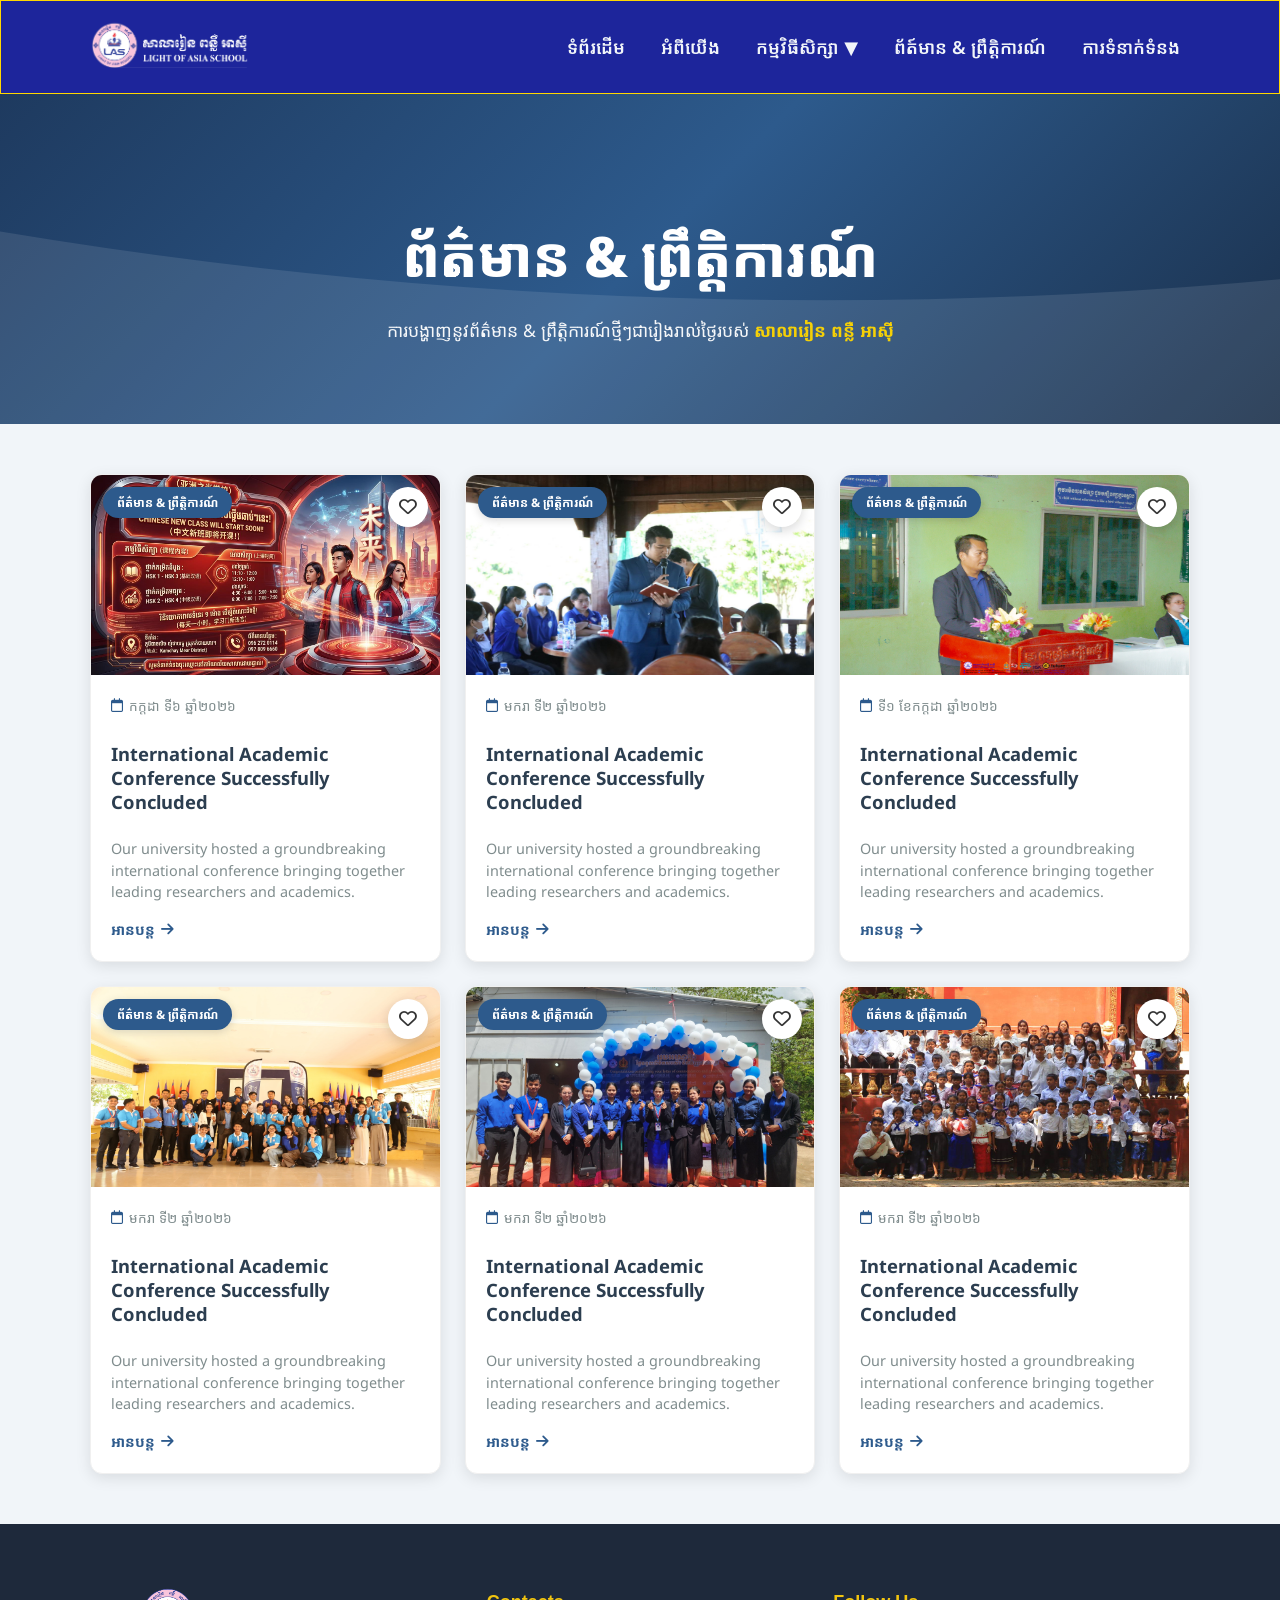
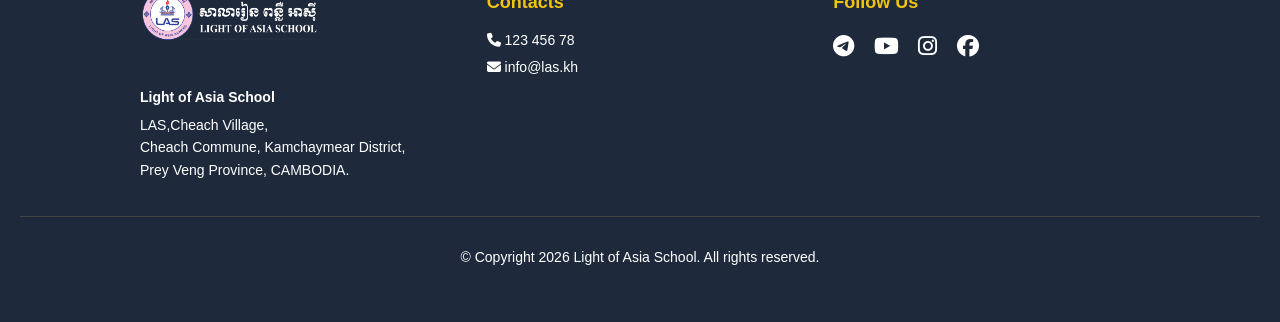
<file: news/index.html>
<!DOCTYPE html>
<html lang="en">
<head>
  <meta charset="UTF-8" />
  <meta name="viewport" content="width=device-width, initial-scale=1" />
  <meta name="description" content="News & Events - Light of Asia School">
  <title>News & Events | Light of Asia School</title>

  <!-- Favicon -->
  <link rel="icon" href="../src/logo/LOGO.gif" type="image/gif">

  <!-- Google Fonts -->
  <link href="https://fonts.googleapis.com/css2?family=Noto+Sans+Khmer:wght@400;600;700&family=Noto+Sans:wght@400;600;700&display=swap" rel="stylesheet">

  <!-- Font Awesome Icons -->
  <link rel="stylesheet" href="https://cdnjs.cloudflare.com/ajax/libs/font-awesome/6.5.0/css/all.min.css" integrity="sha512-..." crossorigin="anonymous" referrerpolicy="no-referrer">

  <!-- Custom Stylesheet -->
  <link rel="stylesheet" href="../CSS/news.css">
</head>

<body>
  <!-- Header -->
 <header class="site-header">
  <div class="container header-wrapper">
    <a class="brand" href="../HTML/about.html">
      <img src="../src/logo/LOGO.gif" alt="Light of Asia School Logo" class="brand-logo" />
    </a>

    <!-- Hamburger toggle button -->
    <button class="nav-toggle" aria-label="Toggle navigation">
      ☰
    </button>

    <ul class="nav-list">
      <li><a href="../index.html/index.html">ទំព័រដើម</a></li>
      <li><a href="../index.html/about.html">អំពីយើង</a></li>
      <li>
        <a href="#">កម្មវិធីសិក្សា ▼</a>
        <ul class="dropdown-nav-list">
          <li><a href="../subject/Khmer.html">ភាសាខ្មែរ</a></li>
          <li><a href="../subject/China.html">ភាសាចិន</a></li>
          <li><a href="../subject/English.html">ភាសាអង់គ្លេស</a></li>
          <li><a href="../subject/Computer.html">កុំព្យូទ័រ</a></li>
        </ul>
      </li>
      <li><a href="../news/index.html">ព័ត៍មាន &amp; ព្រឹត្តិការណ៍</a></li>
      <li><a href="../index.html/contact.html">ការទំនាក់ទំនង</a></li>
    </ul>
  </div>
</header>
  <!-- Hero Section -->
  <main class="news">
    <div class="news-content">
      <h1>ព័ត៌មាន & ព្រឹត្តិការណ៍</h1>
      <p>ការបង្ហាញនូវព័ត៌មាន & ព្រឹត្តិការណ៍ថ្មីៗជារៀងរាល់ថ្ងៃរបស់ <span class="highlight">សាលារៀន ពន្លឺ អា​ស៊ី</span></p>
    </div>
  </main>
        <!-- Cards -->
           <div class="container">
        <div class="cards-grid">
            <article class="card" data-category="news">
                <div class="card-img">
                    <img src="../src/Banner/new match.jpg" alt="Conference">
                    <span class="badge">ព័ត៌មាន & ព្រឹត្តិការណ៍</span>
                    <button class="like-btn" onclick="toggleLike(this)">
                        <i class="far fa-heart"></i>
                    </button>
                </div>
                <div class="card-body">
                    <div class="card-meta">
                        <i class="far fa-calendar"></i>
                        កក្ដដា​ ទី៦ ឆ្នាំ២០២៦
                    </div>
                    <h2 class="card-title">International Academic Conference Successfully Concluded</h2>
                    <p class="card-desc">Our university hosted a groundbreaking international conference bringing together leading researchers and academics.</p>
                    <a href="../news/news card.html" class="card-link">អានបន្ត<i class="fas fa-arrow-right"></i></a>
                </div>
            </article>

                <article class="card" data-category="news">
                <div class="card-img">
                    <img src="../src/Banner/brjom.jpg" alt="Conference">
                    <span class="badge">ព័ត៌មាន & ព្រឹត្តិការណ៍</span>
                    <button class="like-btn" onclick="toggleLike(this)">
                        <i class="far fa-heart"></i>
                    </button>
                </div>
                <div class="card-body">
                    <div class="card-meta">
                        <i class="far fa-calendar"></i>
                        មករា​ ទី២ ឆ្នាំ២០២៦
                    </div>
                    <h2 class="card-title">International Academic Conference Successfully Concluded</h2>
                    <p class="card-desc">Our university hosted a groundbreaking international conference bringing together leading researchers and academics.</p>
                    <a href="../news/news card.html" class="card-link">អានបន្ត<i class="fas fa-arrow-right"></i></a>
                </div>
            </article>

               <article class="card" data-category="news">
                <div class="card-img">
                    <img src="../src/Banner/bossjpg.jpg" alt="Conference">
                    <span class="badge">ព័ត៌មាន & ព្រឹត្តិការណ៍</span>
                    <button class="like-btn" onclick="toggleLike(this)">
                        <i class="far fa-heart"></i>
                    </button>
                </div>
                <div class="card-body">
                    <div class="card-meta">
                        <i class="far fa-calendar"></i>
                        ទី១​ ខែកក្ដដា ឆ្នាំ២០២៦
                    </div>
                    <h2 class="card-title">International Academic Conference Successfully Concluded</h2>
                    <p class="card-desc">Our university hosted a groundbreaking international conference bringing together leading researchers and academics.</p>
                    <a href="../news/news card.html" class="card-link">អានបន្ត<i class="fas fa-arrow-right"></i></a>
                </div>
            </article>
             <article class="card" data-category="news">
                <div class="card-img">
                    <img src="../src/Banner/all cheach.jpg" alt="Conference">
                    <span class="badge">ព័ត៌មាន & ព្រឹត្តិការណ៍</span>
                    <button class="like-btn" onclick="toggleLike(this)">
                        <i class="far fa-heart"></i>
                    </button>
                </div>
                <div class="card-body">
                    <div class="card-meta">
                        <i class="far fa-calendar"></i>
                        មករា​ ទី២ ឆ្នាំ២០២៦
                    </div>
                    <h2 class="card-title">International Academic Conference Successfully Concluded</h2>
                    <p class="card-desc">Our university hosted a groundbreaking international conference bringing together leading researchers and academics.</p>
                    <a href="../news/news card.html" class="card-link">អានបន្ត<i class="fas fa-arrow-right"></i></a>
                </div>
            </article>

               <article class="card" data-category="news">
                <div class="card-img">
                    <img src="../src/Banner/ttul sinhabat.jpg" alt="Conference">
                    <span class="badge">ព័ត៌មាន & ព្រឹត្តិការណ៍</span>
                    <button class="like-btn" onclick="toggleLike(this)">
                        <i class="far fa-heart"></i>
                    </button>
                </div>
                <div class="card-body">
                    <div class="card-meta">
                        <i class="far fa-calendar"></i>
                        មករា​ ទី២ ឆ្នាំ២០២៦
                    </div>
                    <h2 class="card-title">International Academic Conference Successfully Concluded</h2>
                    <p class="card-desc">Our university hosted a groundbreaking international conference bringing together leading researchers and academics.</p>
                    <a href="../news/news card.html" class="card-link">អានបន្ត<i class="fas fa-arrow-right"></i></a>
                </div>
            </article>

           <article class="card" data-category="news">
                <div class="card-img">
                    <img src="../src/Banner/pagoda.jpg" alt="Conference">
                    <span class="badge">ព័ត៌មាន & ព្រឹត្តិការណ៍</span>
                    <button class="like-btn" onclick="toggleLike(this)">
                        <i class="far fa-heart"></i>
                    </button>
                </div>
                <div class="card-body">
                    <div class="card-meta">
                        <i class="far fa-calendar"></i>
                        មករា​ ទី២ ឆ្នាំ២០២៦
                    </div>
                    <h2 class="card-title">International Academic Conference Successfully Concluded</h2>
                    <p class="card-desc">Our university hosted a groundbreaking international conference bringing together leading researchers and academics.</p>
                    <a href="../news/news card.html" class="card-link">អានបន្ត<i class="fas fa-arrow-right"></i></a>
                </div>
            </article>
        </div>
</div>
 <!-- Responsive Footer -->
<footer class="footer">
  <div class="footer-container">
    <!-- University Info -->
    <div class="footer-section">
      <img src="../src/logo/LOGO.gif" alt="University Logo" class="img">
      <p><strong>Light of Asia School</strong></p>
      <p>
        LAS,Cheach Village,<br>
        Cheach Commune, Kamchaymear District,<br>
        Prey Veng Province, CAMBODIA.
      </p>
    </div>

    <!-- Contact Info -->
    <div class="footer-section">
      <h4>Contacts</h4>
      <p><i class="fas fa-phone"></i> 123 456 78</p>
      <p><i class="fas fa-envelope"></i> info@las.kh</p>
    </div>

    <!-- Social Links -->
    <div class="footer-section">
      <h4>Follow Us</h4>
      <div class="social-icons">
        <a href="#"><i class="fab fa-telegram"></i></a>
        <a href="#"><i class="fab fa-youtube"></i></a>
        <a href="#"><i class="fab fa-instagram"></i></a>
        <a href="#"><i class="fab fa-facebook"></i></a>
      </div>
    </div>
  </div>

  <div class="footer-bottom">
    <p>© Copyright 2026 Light of Asia School. All rights reserved.</p>
  </div>
</footer>
  
  <!-- Scripts -->
  <script src="../JS/news.js"></script>
</body>
</html>
</file>
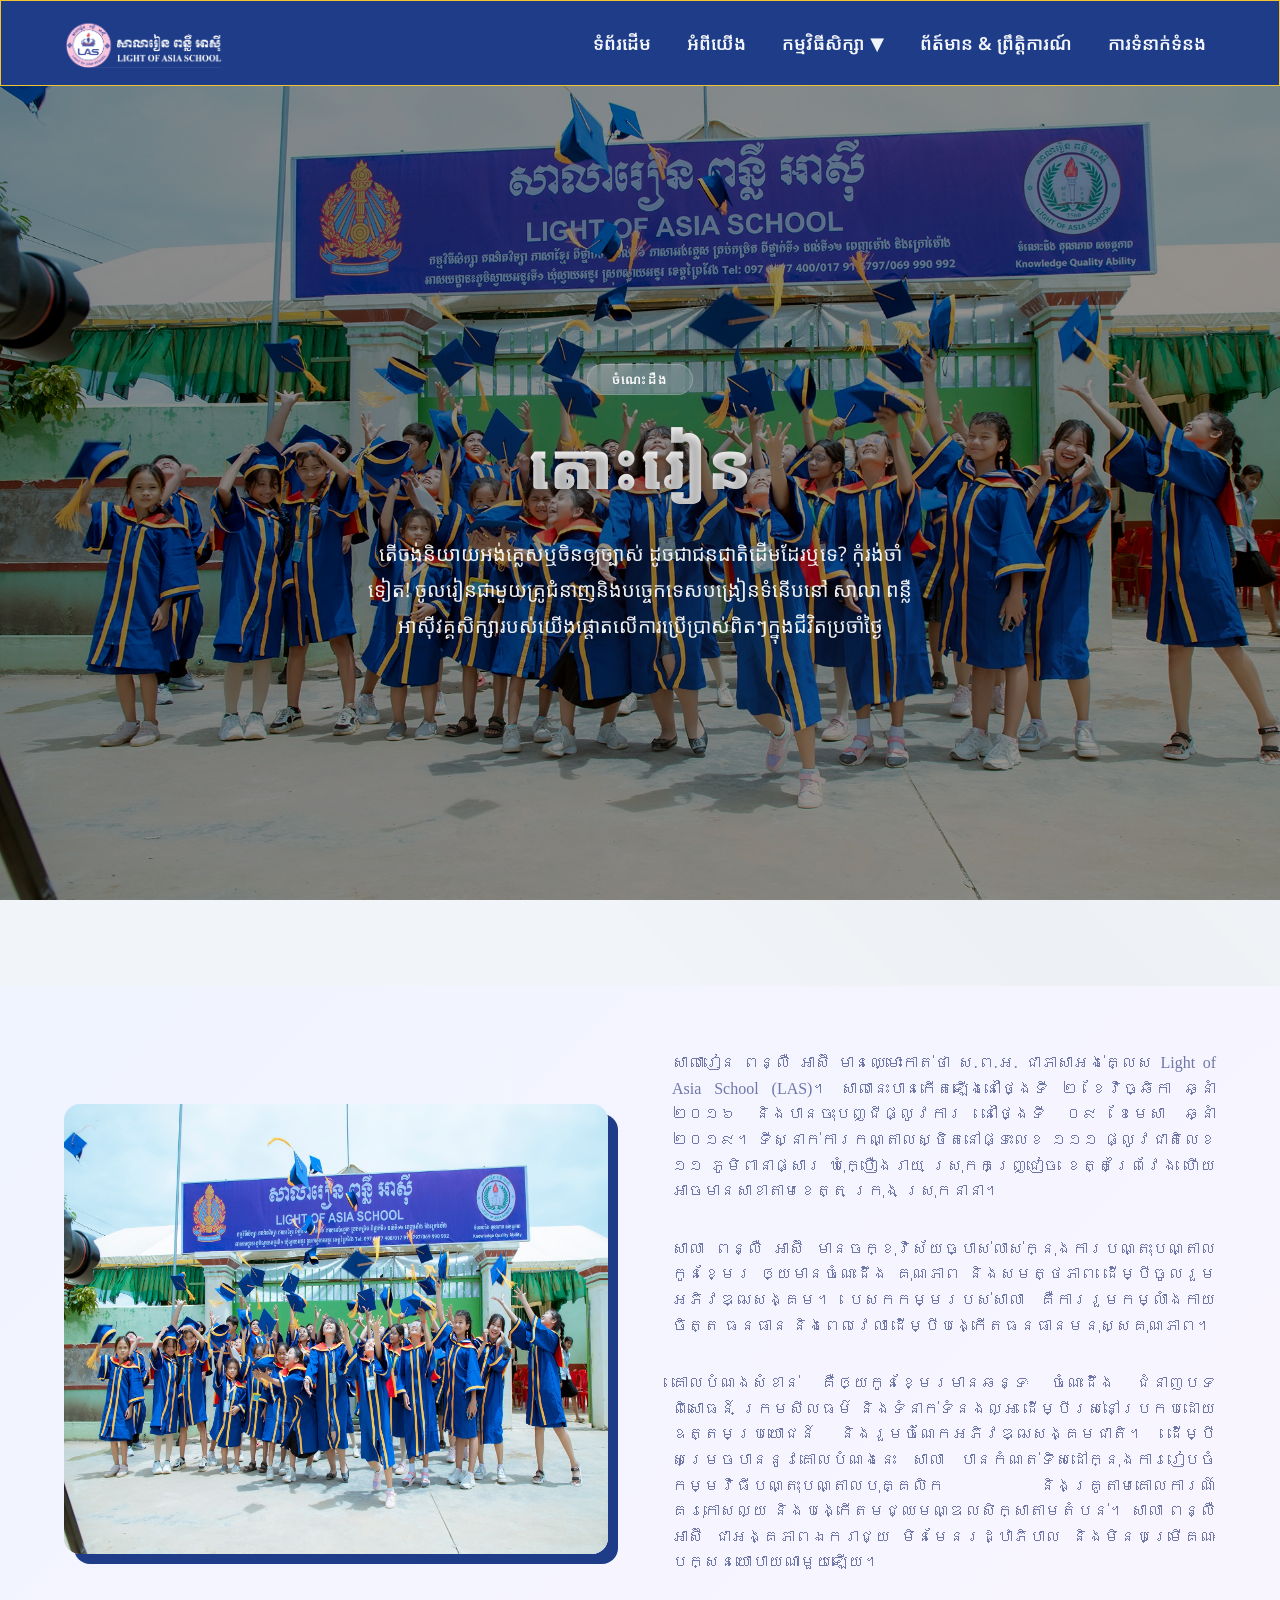
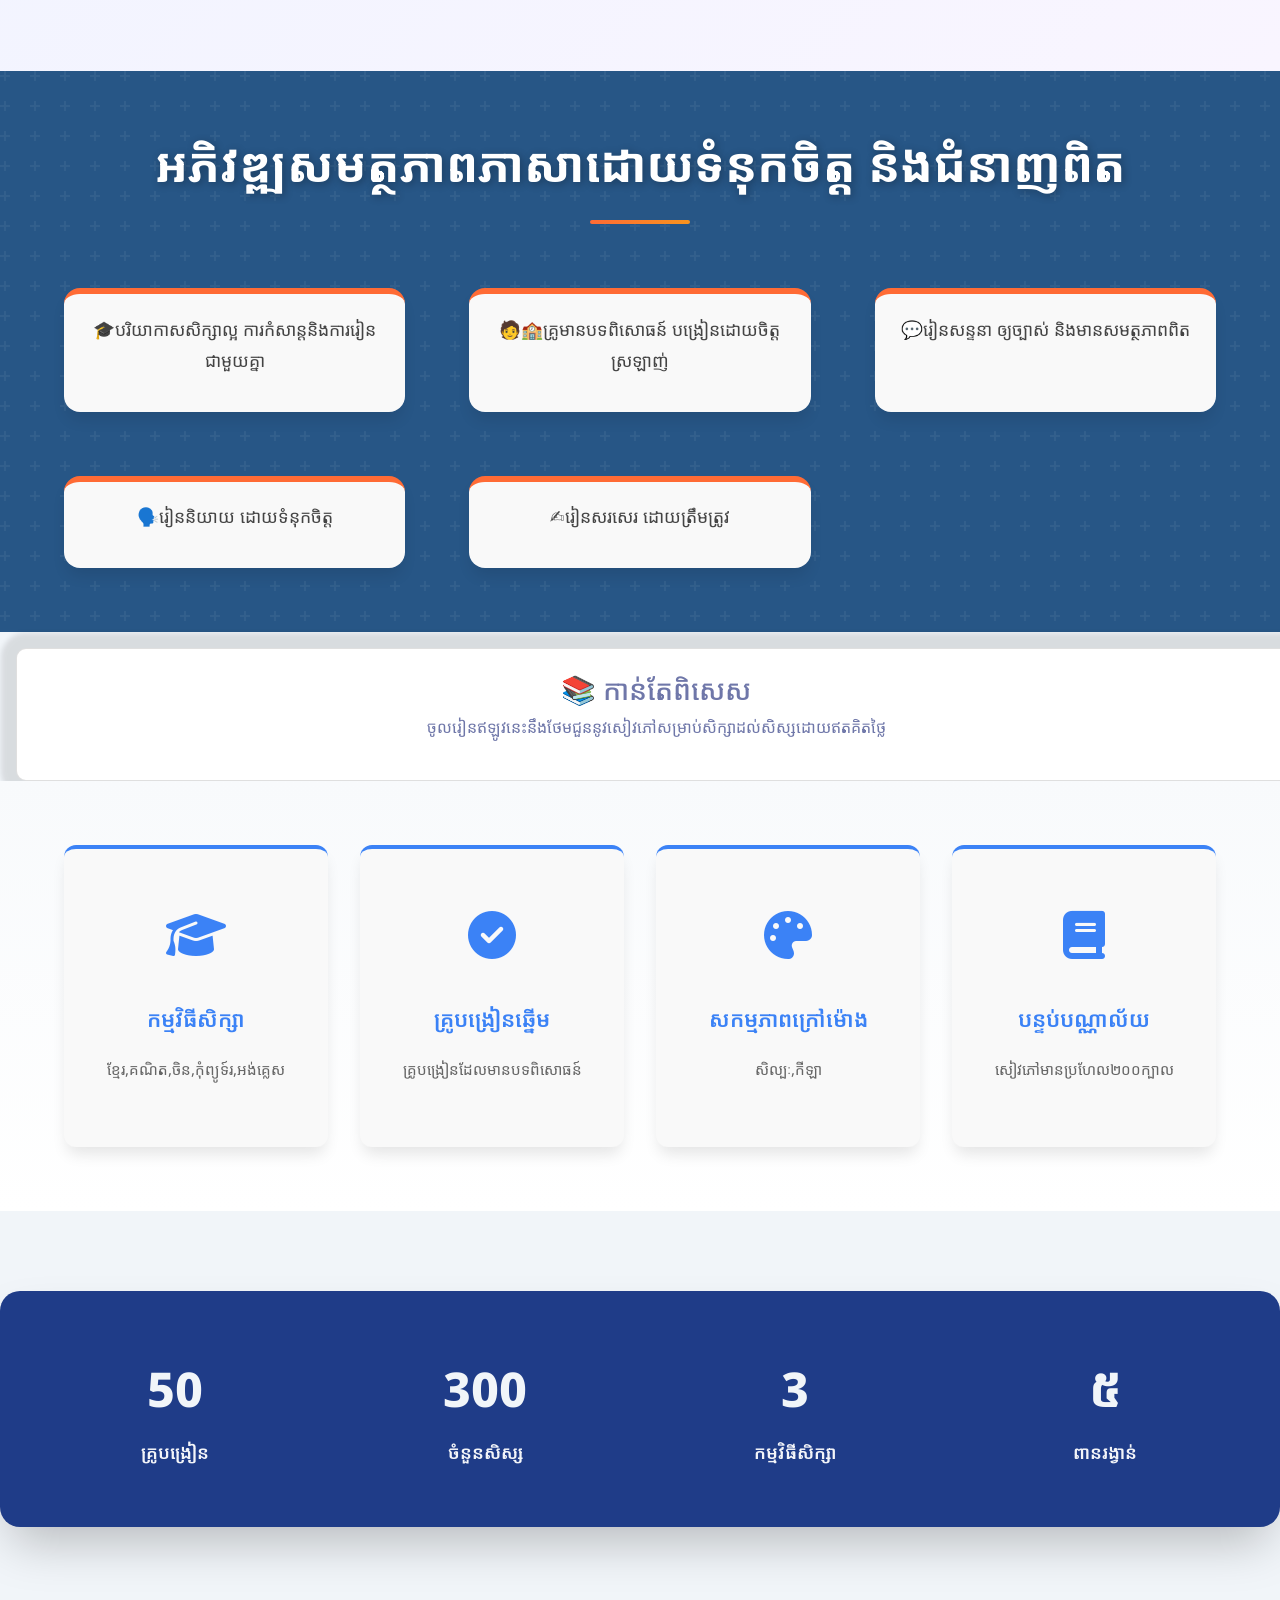
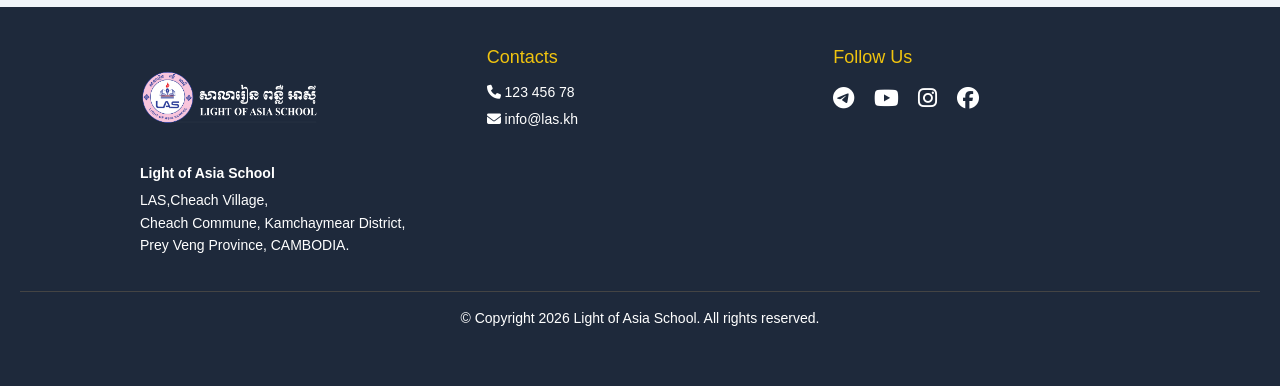
<file: index.html/about.html>
<!DOCTYPE html>
<html lang="en">
<head>
  <meta charset="UTF-8" />
  <meta name="viewport" content="width=device-width, initial-scale=1" />
  <title>Light of Asia School</title>
  <link rel="" href="../src/logo/LOGO.gif">
  <script src="../JS/scripts.js"></script>
  <script src="../JS/subject.js"></script>
  <link rel="stylesheet" href="https://cdn.jsdelivr.net/npm/bootstrap-icons@1.10.5/font/bootstrap-icons.css">
 <link rel="stylesheet" href="https://cdnjs.cloudflare.com/ajax/libs/font-awesome/6.4.0/css/all.min.css" integrity="sha512-iecdLmaskl7CVkqkXNQ/ZmCULaM6tU8ZlX/VWcfYbOOl7+O3qNHbv5V9zzTtmI3UksdQRVvoxMfooAoRBv0z+8==" crossorigin="anonymous" referrerpolicy="no-referrer" />
  <head>
        <!-- Bootstrap CSS -->
  <link href="https://cdn.jsdelivr.net/npm/bootstrap@4.6.2/dist/css/bootstrap.min.css" rel="stylesheet">
  <!-- Font Awesome -->
  <link href="https://cdnjs.cloudflare.com/ajax/libs/font-awesome/6.5.0/css/all.min.css" rel="stylesheet">
  <head>
   <link rel="stylesheet" href="../CSS/about.css">
   <link rel="stylesheet" href="D:\Website of las\news">
  <link rel="stylesheet" href="d:\Website of las\subject">
  <link rel="stylesheet" href="d:\Website of las\HTML">
  </head>
   <link href="https://fonts.googleapis.com/css2?family=Noto+Sans+Khmer:wght@400;600;700&family=Noto+Sans:wght@400;600;700&display=swap" rel="stylesheet">
<style>
  body {
    font-family: "Noto Sans Khmer", "Noto Sans", system-ui, sans-serif;
    
  }
</style>

</head>
<body >
<!-- Header -->
 <header class="site-header">
  <div class="container header-wrapper">
    <a class="brand" href="../HTML/about.html">
      <img src="../src/logo/LOGO.gif" alt="Light of Asia School Logo" class="brand-logo" />
    </a>

    <!-- Hamburger toggle button -->
    <button class="nav-toggle" aria-label="Toggle navigation">
      ☰
    </button>
    <ul class="nav-list">
      <li><a href="../index.html/index.html">ទំព័រដើម</a></li>
      <li><a href="../index.html/about.html">អំពីយើង</a></li>
      <li>
        <a href="#">កម្មវិធីសិក្សា ▼</a>
        <ul class="dropdown-nav-list">
          <li><a href="../subject/Khmer.html">ភាសាខ្មែរ</a></li>
          <li><a href="../subject/China.html">ភាសាចិន</a></li>
          <li><a href="../subject/English.html">ភាសាអង់គ្លេស</a></li>
          <li><a href="../subject/Computer.html">កុំព្យូទ័រ</a></li>
        </ul>
      </li>
      <li><a href="../news/index.html">ព័ត៍មាន &amp; ព្រឹត្តិការណ៍</a></li>
      <li><a href="../index.html/contact.html">ការទំនាក់ទំនង</a></li>
    </ul>
  </div>
</header>

 
    <!-- Hero Section -->
    <section id="home" class="hero">
        <div class="hero-background"></div>
        <div class="hero-content">
            <div class="container">
                <div class="hero-text">
                    <span class="badge ">ចំណេះដឺង</span>
                    <h1 class="hero-title ">តោះរៀន</h1>
                    <p class="hero-description ">
                      តើចង់និយាយអង់គ្លេសឬចិនឲ្យច្បាស់​ ដូចជាជនជាតិដើមដែរឬទេ? កុំរង់ចាំទៀត! ចូលរៀនជាមួយគ្រូជំនាញនិងបច្ចេកទេសបង្រៀនទំនើបនៅ សាលា ពន្លឺ អាស៊ីវគ្គសិក្សារបស់យើងផ្តោតលើការប្រើប្រាស់ពិតៗក្នុងជីវិតប្រចាំថ្ងៃ
                    </p>
                    <!-- <button class="btn btn-primary fade-in-up-delay-2">Get Started Now</button> -->
                </div>
            </div>
        </div>
    </section>
    <!-- Teaching Approach Section -->
    <section id="about" class="teaching-approach">
        <div class="container">
            <div class="approach-grid">
                <div class="approach-image slide-in-left">
                    <img src="../src/Banner/pic las.jpg" alt="Professional woman">
                </div>
                <div class="approach-content slide-in-right">
                    
                    <p class="approach-text">
                        សាលារៀន ពន្លឺ អាស៊ី មានឈ្មោះកាត់ថា ស.ព.អ. ជាភាសាអង់គ្លេស Light of Asia School (LAS)។ សាលានេះបានកើតឡើងនៅថ្ងៃទី ២ ខែវិច្ឆិកា ឆ្នាំ ២០១៦ និងបានចុះបញ្ជីផ្លូវការ នៅថ្ងៃទី ០៩ ខែមេសា ឆ្នាំ ២០១៩។ ទីស្នាក់ការកណ្តាលស្ថិតនៅផ្ទះលេខ ១១១ ផ្លូវជាតិលេខ ១១ ភូមិពានាផ្សារ ឃុំក្បឿងរាយ ស្រុកកញ្ជ្រៀច ខេត្តព្រៃវែង ហើយអាចមានសាខាតាមខេត្ត ក្រុង ស្រុកនានា។

                    </p>
                    <p class="approach-text">
                       សាលា ពន្លឺ អាស៊ី មានចក្ខុវិស័យច្បាស់លាស់ក្នុងការបណ្តុះបណ្តាលកូនខ្មែរ ឲ្យមានចំណេះដឹង គុណភាព និងសមត្ថភាព ដើម្បីចូលរួមអភិវឌ្ឍសង្គម។ បេសកកម្មរបស់សាលា គឺការរួមកម្លាំងកាយ ចិត្ត ធនធាន និងពេលវេលា ដើម្បីបង្កើតធនធានមនុស្សគុណភាព។
                  <p class="approach-text">
                គោលបំណងសំខាន់ គឺឲ្យកូនខ្មែរមានឆន្ទៈ ចំណេះដឹង ជំនាញបទពិសោធន៍ ក្រមសីលធម៌ និងទំនាក់ទំនងល្អ ដើម្បីរស់នៅប្រកបដោយឧត្តមប្រយោជន៍ និងរួមចំណែកអភិវឌ្ឍសង្គមជាតិ។ ដើម្បីសម្រេចបាននូវគោលបំណងនេះ សាលា បានកំណត់ទិសដៅក្នុងការរៀបចំកម្មវិធីបណ្តុះបណ្តាលបុគ្គលិក និងគ្រូតាមគោលការណ៍គរុកោសល្យ និងបង្កើតមជ្ឈមណ្ឌលសិក្សាតាមតំបន់។

                សាលា ពន្លឺ អាស៊ី ជាអង្គភាពឯករាជ្យ មិនមែនរដ្ឋាភិបាល និងមិនបម្រើគណៈបក្សនយោបាយណាមួយឡើយ។</p>
                                    </p>
                 
                </div>
            </div>
        </div>
    </section>

   <!-- Programs Section -->
    <section id="programs" class="programs">
        <div class="container">
            <h2 class="section-title">អភិវឌ្ឍសមត្ថភាពភាសាដោយទំនុកចិត្ត និងជំនាញពិត</h2>
            <div class="programs-grid">
                <div class="program-card fade-in">
                <p>🎓បរិយាកាសសិក្សាល្អ ការកំសាន្តនិងការរៀនជាមួយគ្នា</p>
     
                </div>
                <div class="program-card fade-in">
                 <p> 🧑‍🏫គ្រូមានបទពិសោធន៍ បង្រៀនដោយចិត្តស្រឡាញ់</p>
                    
                </div>
                <div class="program-card fade-in">
                   <p>💬រៀនសន្ទនា ឲ្យច្បាស់ និងមានសមត្ថភាពពិត</p>
                   
                </div>
                 <div class="program-card fade-in">
                  <p>🗣️រៀននិយាយ ដោយទំនុកចិត្ត</p>
                </div>
                 <div class="program-card fade-in">
                 <p>✍️រៀនសរសេរ ដោយត្រឹមត្រូវ</p>
                </div>
            </div>
        </div>

    </section>
    <center>
        <div class="card" style="text-align: center;">
      <h3>📚 កាន់តែពិសេស</h3>
      <p>ចូលរៀនឥឡូវនេះនឹងថែមជួននូវសៀវភៅសម្រាប់សិក្សាដល់សិស្សដោយឥតគិតថ្លៃ</p>
    </div>
</center>
 
    <!-- Services Section -->
 <section class="services">
  <div class="container">
    <div class="service-card fade-in">
    
      <div class="service-icon"><i class="fas fa-graduation-cap"></i></div>
      <h3>កម្មវិធីសិក្សា</h3>
      <p>ខ្មែរ,គណិត,ចិន,កុំព្យូទ៍រ,អង់គ្លេស</p>
    </div>
    <div class="service-card fade-in">
      <div class="service-icon"><i class="fas fa-check-circle"></i></div>
      <h3>គ្រូបង្រៀនឆ្នើម</h3>
      <p>គ្រូបង្រៀនដែលមានបទពិសោធន៍</p>
    </div>
  <div class="service-card fade-in">
  <div class="service-icon"><i class="fas fa-palette"></i></div>
  <h3>សកម្មភាពក្រៅម៉ោង</h3>
  <p>សិល្បៈ,កីឡា</p>
</div>

<div class="service-card fade-in">
  <div class="service-icon"><i class="fas fa-book"></i></div>
  <h3>បន្ទប់បណ្ណាល័យ</h3>
  <p>សៀវភៅមានប្រហែល២០០ក្បាល</p>
</div>
  </div>
</section>

 <section class="stats-section">
        <div class="stats-grid">
          <div class="stat-item">
            <div class="stat-number-large">50</div>
            <div class="stat-label-large">គ្រូបង្រៀន</div>
          </div>
          <div class="stat-item">
            <div class="stat-number-large">300</div>
            <div class="stat-label-large">ចំនួនសិស្ស</div>
          </div>
          <div class="stat-item">
            <div class="stat-number-large">3</div>
            <div class="stat-label-large">កម្មវិធីសិក្សា</div>
          </div>
          <div class="stat-item">
            <div class="stat-number-large">៥</div>
            <div class="stat-label-large">ពានរង្វាន់</div>
          </div>
        </div>
      </section>

 
 <!-- Responsive Footer -->
<footer class="footer">
  <div class="footer-container">
    <!-- University Info -->
    <div class="footer-section">
      <img src="../src/logo/LOGO.gif" alt="University Logo" class="img">
      <p><strong>Light of Asia School</strong></p>
      <p>
        LAS,Cheach Village,<br>
        Cheach Commune, Kamchaymear District,<br>
        Prey Veng Province, CAMBODIA.
      </p>
    </div>

    <!-- Contact Info -->
    <div class="footer-section">
      <h4>Contacts</h4>
      <p><i class="fas fa-phone"></i> 123 456 78</p>
      <p><i class="fas fa-envelope"></i> info@las.kh</p>
    </div>

    <!-- Social Links -->
    <div class="footer-section">
      <h4>Follow Us</h4>
      <div class="social-icons">
        <a href="#"><i class="fab fa-telegram"></i></a>
        <a href="#"><i class="fab fa-youtube"></i></a>
        <a href="#"><i class="fab fa-instagram"></i></a>
        <a href="#"><i class="fab fa-facebook"></i></a>
      </div>
    </div>
  </div>

  <div class="footer-bottom">
    <p>© Copyright 2026 Light of Asia School. All rights reserved.</p>
  </div>
</footer>

 <script src="../JS/news.js"></script>
</body>
</html>
</file>
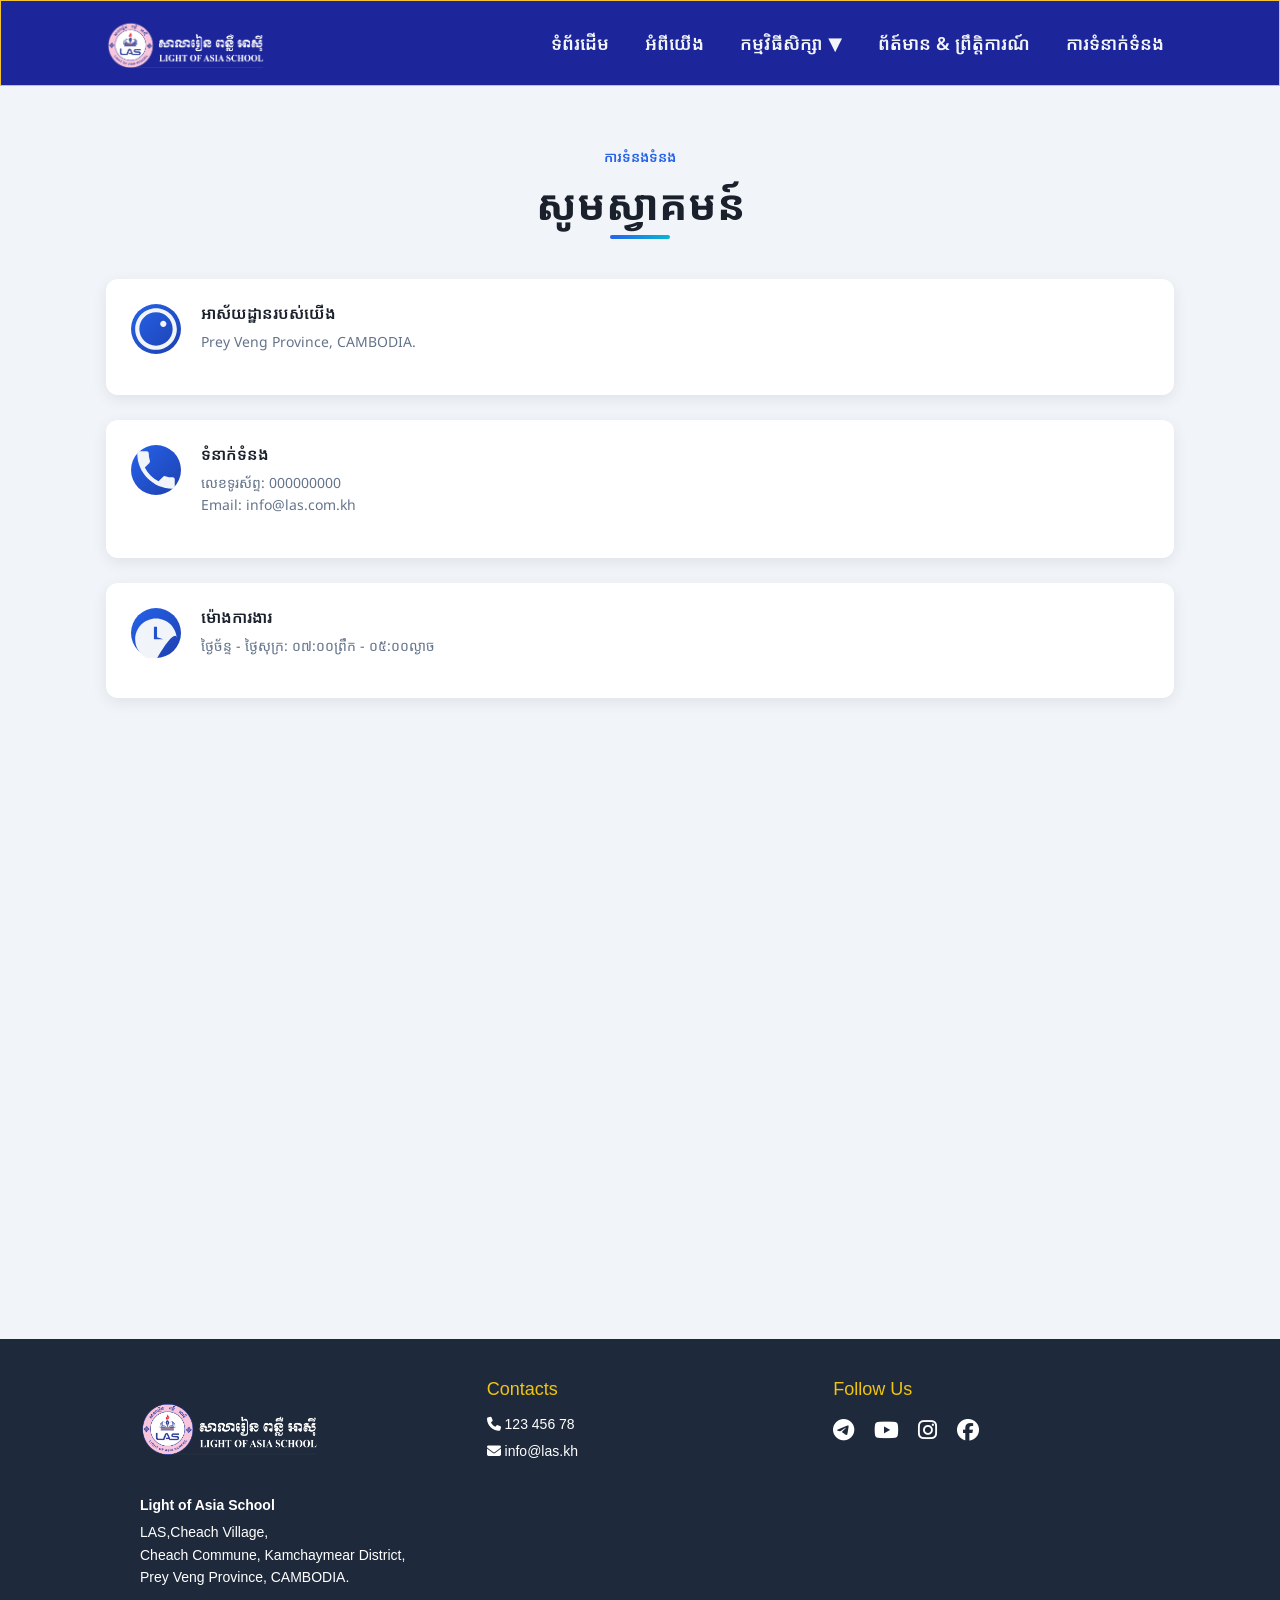
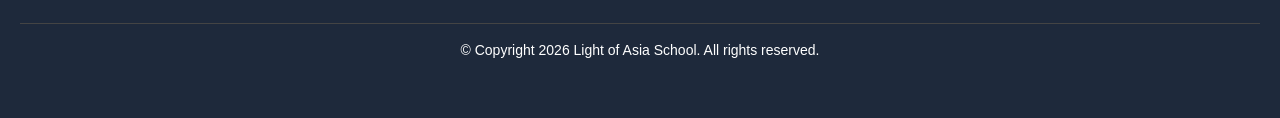
<file: index.html/contact.html>
<!DOCTYPE html>
<html lang="en">
<head>
  <meta charset="UTF-8" />
  <meta name="viewport" content="width=device-width, initial-scale=1" />
  <title>Light of Asia School</title>
  <link rel="" href="../src/logo/LOGO.gif">
  <script src="../JS/contact.js"></script>
  <script src="../JS/scripts.js"></script>
      <!-- Bootstrap CSS -->
  <link href="https://cdn.jsdelivr.net/npm/bootstrap@4.6.2/dist/css/bootstrap.min.css" rel="stylesheet">
  <!-- Font Awesome -->
  <link href="https://cdnjs.cloudflare.com/ajax/libs/font-awesome/6.5.0/css/all.min.css" rel="stylesheet">
  <head>
  <link rel="stylesheet" href="../CSS/contact.css">
  <link rel="stylesheet" href="D:\Website of las\news">
  <link rel="stylesheet" href="d:\Website of las\subject">
  <link rel="stylesheet" href="d:\Website of las\HTML">
  </head>
   <link href="https://fonts.googleapis.com/css2?family=Noto+Sans+Khmer:wght@400;600;700&family=Noto+Sans:wght@400;600;700&display=swap" rel="stylesheet">
<style>
  body {
    font-family: "Noto Sans Khmer", "Noto Sans", system-ui, sans-serif;
    
  }
</style>

</head>
<body>
 <!-- Header -->
 <header class="site-header">
  <div class="container header-wrapper">
    <a class="brand" href="../HTML/about.html">
      <img src="../src/logo/LOGO.gif" alt="Light of Asia School Logo" class="brand-logo" />
    </a>

    <!-- Hamburger toggle button -->
    <button class="nav-toggle" aria-label="Toggle navigation">
      ☰
    </button>

    <ul class="nav-list">
      <li><a href="../index.html/index.html">ទំព័រដើម</a></li>
      <li><a href="../index.html/about.html">អំពីយើង</a></li>
      <li>
        <a href="#">កម្មវិធីសិក្សា ▼</a>
        <ul class="dropdown-nav-list">
          <li><a href="../subject/Khmer.html">ភាសាខ្មែរ</a></li>
          <li><a href="../subject/China.html">ភាសាចិន</a></li>
          <li><a href="../subject/English.html">ភាសាអង់គ្លេស</a></li>
          <li><a href="../subject/Computer.html">កុំព្យូទ័រ</a></li>
        </ul>
      </li>
      <li><a href="../news/index.html">ព័ត៍មាន &amp; ព្រឹត្តិការណ៍</a></li>
      <li><a href="../index.html/contact.html">ការទំនាក់ទំនង</a></li>
    </ul>
  </div>
</header>
 <!-- CANtAC -->
   <section class="contact-section">
        <div class="container">
            <!-- Header -->
            <div class="header-content">
                <p class="contact-label">ការទំនងទំនង</p>
                <h1 class="main-title">សូមស្វាគមន៍ </h1>
            </div>

            <div class="content-wrapper">
                <!-- Left Side - Contact Information -->
                <div class="contact-info">
                    <!-- Address -->
                    <div class="info-card address-card">
                        <div class="icon-wrapper">
                            <svg class="info-icon" viewBox="0 0 24 24" fill="currentColor">
                                <path d="M12 2C6.48 2 2 6.48 2 12s4.48 10 10 10 10-4.48 10-10S17.52 2 12 2zm0 18c-4.41 0-8-3.59-8-8s3.59-8 8-8 8 3.59 8 8-3.59 8-8 8zm3.5-9c.83 0 1.5-.67 1.5-1.5S16.33 8 15.5 8 14 8.67 14 9.5s.67 1.5 1.5 1.5z"/>
                            </svg>
                        </div>
                        <div class="info-content">
                            <h3>អាស័យដ្ឋានរបស់យើង</h3>
                            <p>Prey Veng Province, CAMBODIA.</p>
                        </div>
                    </div>

                    <!-- Contact -->
                    <div class="info-card contact-card">
                        <div class="icon-wrapper">
                            <svg class="info-icon" viewBox="0 0 24 24" fill="currentColor">
                                <path d="M6.62 10.79c1.44 2.83 3.76 5.14 6.59 6.59l2.2-2.2c.27-.27.67-.36 1.02-.24 1.12.37 2.33.57 3.57.57.55 0 1 .45 1 1V20c0 .55-.45 1-1 1-9.39 0-17-7.61-17-17 0-.55.45-1 1-1h3.5c.55 0 1 .45 1 1 0 1.25.2 2.45.57 3.57.11.35.03.74-.25 1.02l-2.2 2.2z"/>
                            </svg>
                        </div>
                        <div class="info-content">
                            <h3>ទំនាក់ទំនង</h3>
                            <p>លេខទូរស័ព្ទ: 000000000<br>Email: info@las.com.kh</p>
                        </div>
                    </div>

                    <!-- Working Hours -->
                    <div class="info-card hours-card">
                        <div class="icon-wrapper">
                            <svg class="info-icon" viewBox="0 0 24 24" fill="currentColor">
                                <path d="M11.99 5C6.47 5 2 9.48 2 15s4.47 10 9.99 10C17.52 15 22 10.52 22 15c0-5.52-4.48-10-10.01-10zM15.5 15H11V9h1.5v5z"/>
                            </svg>
                        </div>
                        <div class="info-content">
                            <h3>ម៉ោងការងារ</h3>
                            <p>ថ្ងៃច័ន្ទ - ថ្ងៃសុក្រ: ០៧:០០ព្រឹក - ០៥:០០ល្ងាច</p>
                        </div>
                    </div>
                </div>
<br>
                <!-- Right Side - Map (Placeholder) -->
              
<div class="map-container">
  <iframe
    src="https://www.google.com/maps/embed?pb=!1m13!1m8!1m3!1d7814.271002525112!2d105.700298!3d11.684808!3m2!1i1024!2i768!4f13.1!3m2!1m1!2zMTHCsDQxJzA1LjMiTiAxMDXCsDQyJzAxLjEiRQ!5e0!3m2!1skm!2skh!4v1772026565384!5m2!1skm!2skh"
    style="border:0;"
     width="1068"  height="550"  
    allowfullscreen="" 
    loading="lazy" 
    referrerpolicy="no-referrer-when-downgrade">
  </iframe>
</div>
                </div>

            </div>
        </div>
    </section>
<!--  END CONTAC-->

<!-- Responsive Footer -->
<footer class="footer">
  <div class="footer-container">
    <!-- University Info -->
    <div class="footer-section">
      <img src="../src/logo/LOGO.gif" alt="University Logo" class="img">
      <p><strong>Light of Asia School</strong></p>
      <p>
        LAS,Cheach Village,<br>
        Cheach Commune, Kamchaymear District,<br>
        Prey Veng Province, CAMBODIA.
      </p>
    </div>

    <!-- Contact Info -->
    <div class="footer-section">
      <h4>Contacts</h4>
      <p><i class="fas fa-phone"></i> 123 456 78</p>
      <p><i class="fas fa-envelope"></i> info@las.kh</p>
    </div>

    <!-- Social Links -->
    <div class="footer-section">
      <h4>Follow Us</h4>
      <div class="social-icons">
        <a href="#"><i class="fab fa-telegram"></i></a>
        <a href="#"><i class="fab fa-youtube"></i></a>
        <a href="#"><i class="fab fa-instagram"></i></a>
        <a href="#"><i class="fab fa-facebook"></i></a>
      </div>
    </div>
  </div>

  <div class="footer-bottom">
    <p>© Copyright 2026 Light of Asia School. All rights reserved.</p>
  </div>
</footer>

 
</body>
</html>
</file>
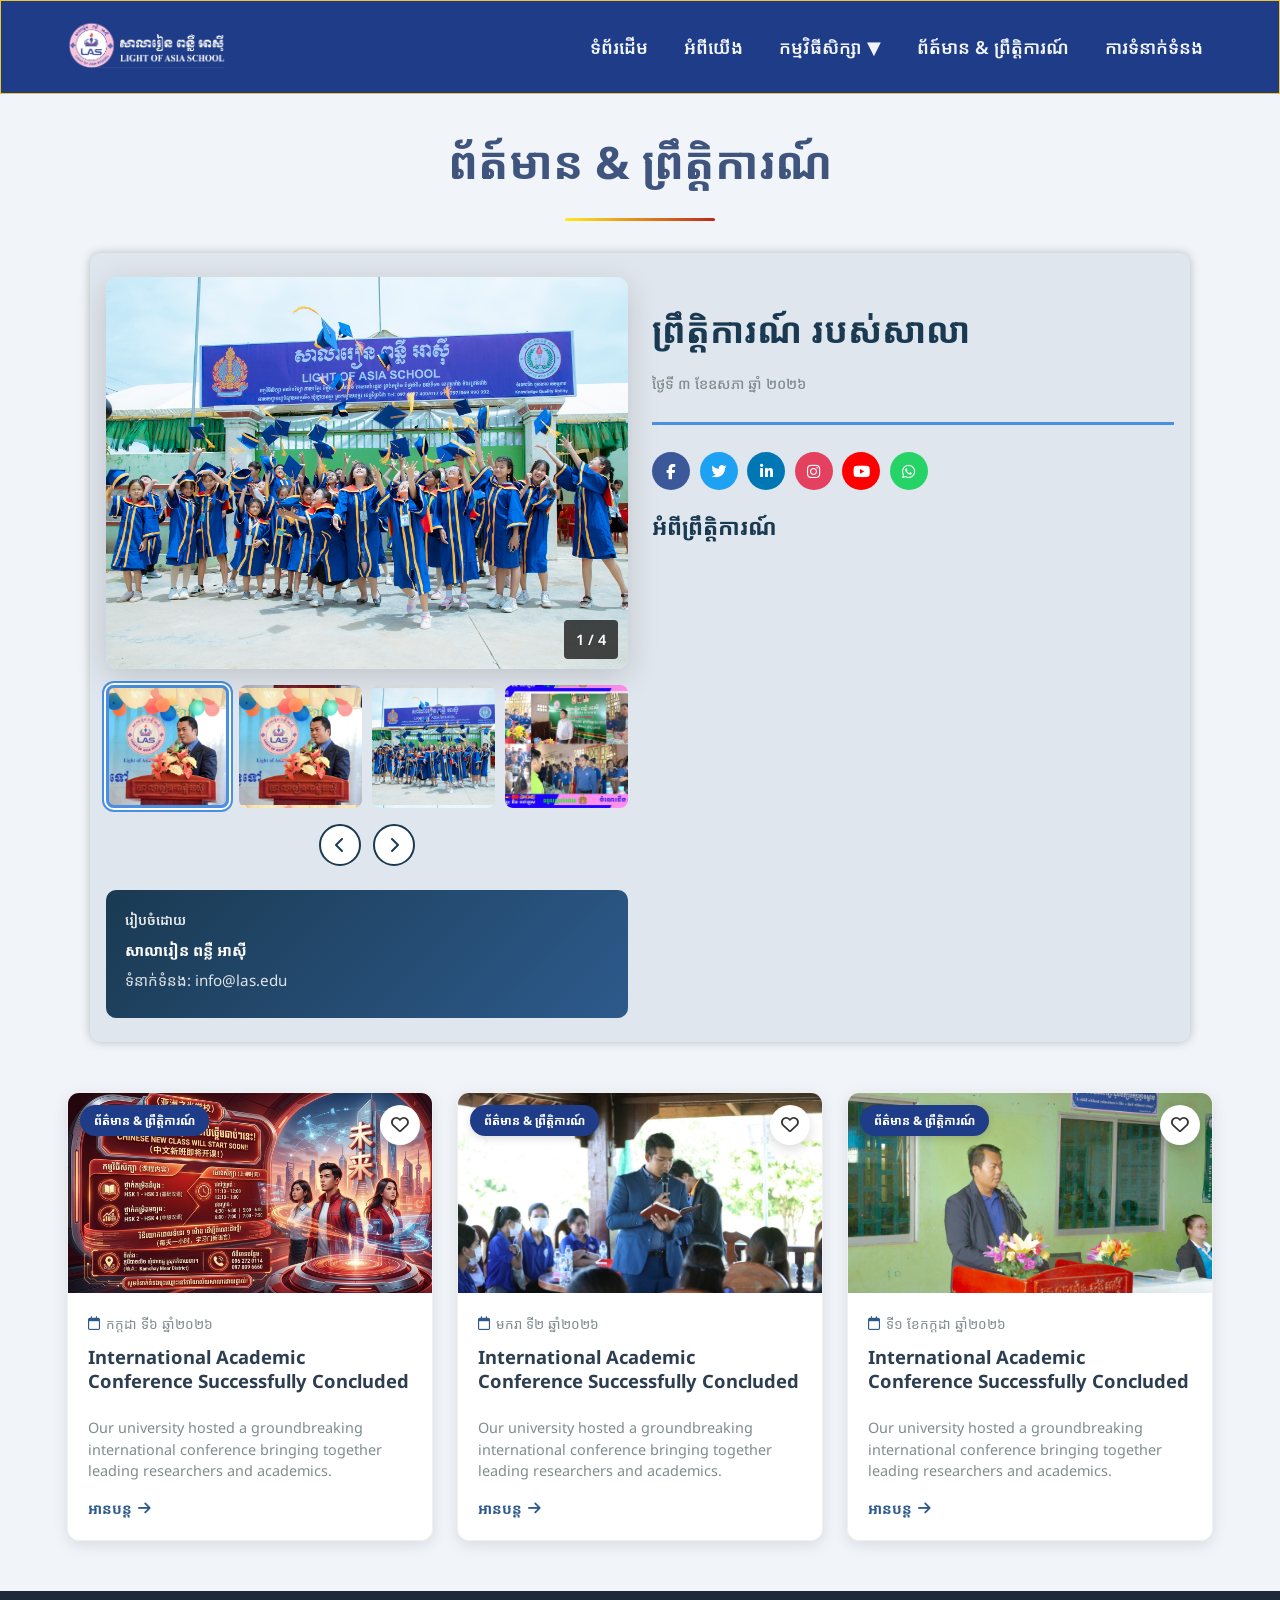
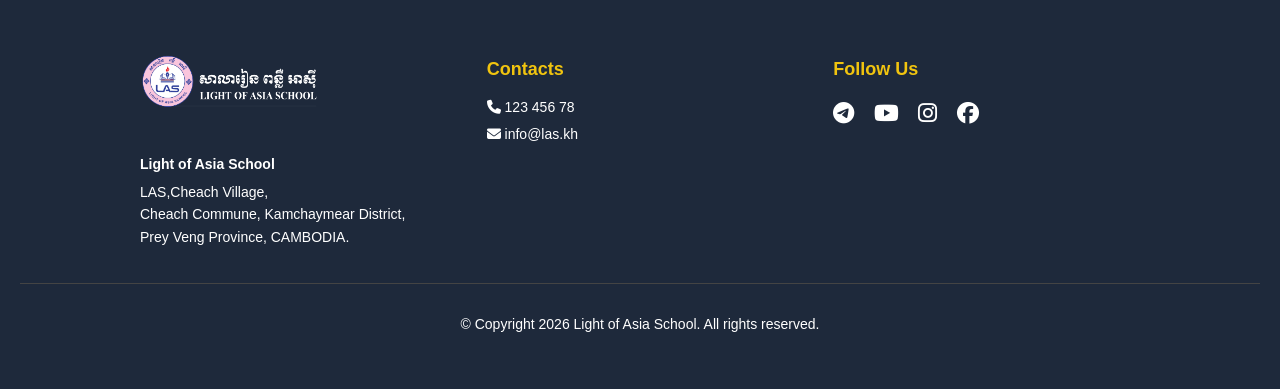
<file: news/news card.html>
<!DOCTYPE html>
<html lang="en">
<head>
  <meta charset="UTF-8" />
  <meta name="viewport" content="width=device-width, initial-scale=1" />
  <meta name="description" content="News & Events - Light of Asia School">
  <title>News & Events | Light of Asia School</title>

  <!-- Favicon -->
  <link rel="icon" href="../src/logo/LOGO.gif" type="image/gif">

  <!-- Google Fonts -->
  <link href="https://fonts.googleapis.com/css2?family=Noto+Sans+Khmer:wght@400;600;700&family=Noto+Sans:wght@400;600;700&display=swap" rel="stylesheet">

  <!-- Font Awesome Icons -->
  <link rel="stylesheet" href="https://cdnjs.cloudflare.com/ajax/libs/font-awesome/6.5.0/css/all.min.css">

  <!-- Custom Stylesheet -->
  <link rel="stylesheet" href="../CSS/news123.css">
</head>

<body>

 <!-- Header -->
 <header class="site-header">
  <div class="container header-wrapper">
    <a class="brand" href="../HTML/about.html">
      <img src="../src/logo/LOGO.gif" alt="Light of Asia School Logo" class="brand-logo" />
    </a>

    <!-- Hamburger toggle button -->
    <button class="nav-toggle" aria-label="Toggle navigation">
      ☰
    </button>
    <ul class="nav-list">
      <li><a href="../index.html/index.html">ទំព័រដើម</a></li>
      <li><a href="../index.html/about.html">អំពីយើង</a></li>
      <li>
        <a href="#">កម្មវិធីសិក្សា ▼</a>
        <ul class="dropdown-nav-list">
          <li><a href="../subject/Khmer.html">ភាសាខ្មែរ</a></li>
          <li><a href="../subject/China.html">ភាសាចិន</a></li>
          <li><a href="../subject/English.html">ភាសាអង់គ្លេស</a></li>
          <li><a href="../subject/Computer.html">កុំព្យូទ័រ</a></li>
        </ul>
      </li>
      <li><a href="../news/index.html">ព័ត៍មាន &amp; ព្រឹត្តិការណ៍</a></li>
      <li><a href="../index.html/contact.html">ការទំនាក់ទំនង</a></li>
    </ul>
  </div>
</header>
  <!-- Main Title -->
  <h1 class="main-title">ព័ត៍មាន & ព្រឹត្តិការណ៍</h1>
  <!-- Main Container -->
  <div class="container-main">
    <!-- Left Side - Image Gallery -->
    <div class="gallery-section">
      <div class="main-image-container">
        <img id="mainImage" src="../src/Banner/pic las.jpg" alt="Main Event Image" class="main-image">
        <div class="image-overlay">
          <span id="imageCounter">1 / 4</span>
        </div>
      </div>

      <div class="thumbnail-container">
        <div class="thumbnail active" onclick="changeImage(0)" style="background-image: url('../src/Banner/Chairs\ LAS.jpg')"></div>
        <div class="thumbnail" onclick="changeImage(1)" style="background-image: url('../src/Banner/Chairs\ LAS.jpg')"></div>
        <div class="thumbnail" onclick="changeImage(2)" style="background-image: url('../src/Banner/pic\ las.jpg')"></div>
        <div class="thumbnail" onclick="changeImage(3)" style="background-image: url('../src/Banner/bglas\ \(2\).jpg')"></div>
      </div>

      <div class="gallery-controls">
        <button class="nav-btn" onclick="prevImage()" aria-label="Previous image">
          <i class="fas fa-chevron-left"></i>
        </button>
        <button class="nav-btn" onclick="nextImage()" aria-label="Next image">
          <i class="fas fa-chevron-right"></i>
        </button>
      </div>
    </div>

    <!-- Right Side - Content -->
    <div class="content-section">
      <div class="header">
        <h1>ព្រឹត្តិការណ៍ របស់សាលា</h1>
        <p class="date">ថ្ងៃទី ៣ ខែឧសភា ឆ្នាំ ២០២៦</p>
      </div>

      <div class="social-links">
        <a href="https://www.facebook.com/share/1Bu6jkSUkL/?mibextid=wwXIfr" class="social-icon facebook" aria-label="Facebook" title="Facebook">
          <i class="fab fa-facebook-f"></i>
        </a>
        <a href="#" class="social-icon twitter" aria-label="Twitter" title="Twitter">
          <i class="fab fa-twitter"></i>
        </a>
        <a href="#" class="social-icon linkedin" aria-label="LinkedIn" title="LinkedIn">
          <i class="fab fa-linkedin-in"></i>
        </a>
        <a href="#" class="social-icon instagram" aria-label="Instagram" title="Instagram">
          <i class="fab fa-instagram"></i>
        </a>
        <a href="#" class="social-icon youtube" aria-label="YouTube" title="YouTube">
          <i class="fab fa-youtube"></i>
        </a>
        <a href="#" class="social-icon whatsapp" aria-label="WhatsApp" title="WhatsApp">
          <i class="fab fa-whatsapp"></i>
        </a>
      </div>

      <div class="content-text">
        <h2>អំពីព្រឹត្តិការណ៍</h2>
        <p>
          
        </p>
        <p>
          
        </p>
        <p>
          
        </p>
      </div>
  </div>
     <div class="organization">
        <h4>រៀបចំដោយ</h4>
        <p><strong>សាលារៀន ពន្លឺ អាស៊ី</strong></p>
        <p class="contact">ទំនាក់ទំនង: info@las.edu</p>
      </div> 
</div>
 <!-- Cards -->
           <div class="container">
        <div class="cards-grid">
            <article class="card" data-category="news">
                <div class="card-img">
                    <img src="../src/Banner/new match.jpg" alt="Conference">
                    <span class="badge">ព័ត៌មាន & ព្រឹត្តិការណ៍</span>
                    <button class="like-btn" onclick="toggleLike(this)">
                        <i class="far fa-heart"></i>
                    </button>
                </div>
                <div class="card-body">
                    <div class="card-meta">
                        <i class="far fa-calendar"></i>
                        កក្ដដា​ ទី៦ ឆ្នាំ២០២៦
                    </div>
                    <h2 class="card-title">International Academic Conference Successfully Concluded</h2>
                    <p class="card-desc">Our university hosted a groundbreaking international conference bringing together leading researchers and academics.</p>
                    <a href="../news/news card.html" class="card-link">អានបន្ត<i class="fas fa-arrow-right"></i></a>
                </div>
            </article>

                <article class="card" data-category="news">
                <div class="card-img">
                    <img src="../src/Banner/brjom.jpg" alt="Conference">
                    <span class="badge">ព័ត៌មាន & ព្រឹត្តិការណ៍</span>
                    <button class="like-btn" onclick="toggleLike(this)">
                        <i class="far fa-heart"></i>
                    </button>
                </div>
                <div class="card-body">
                    <div class="card-meta">
                        <i class="far fa-calendar"></i>
                        មករា​ ទី២ ឆ្នាំ២០២៦
                    </div>
                    <h2 class="card-title">International Academic Conference Successfully Concluded</h2>
                    <p class="card-desc">Our university hosted a groundbreaking international conference bringing together leading researchers and academics.</p>
                    <a href="../news/news card.html" class="card-link">អានបន្ត<i class="fas fa-arrow-right"></i></a>
                </div>
            </article>

               <article class="card" data-category="news">
                <div class="card-img">
                    <img src="../src/Banner/bossjpg.jpg" alt="Conference">
                    <span class="badge">ព័ត៌មាន & ព្រឹត្តិការណ៍</span>
                    <button class="like-btn" onclick="toggleLike(this)">
                        <i class="far fa-heart"></i>
                    </button>
                </div>
                <div class="card-body">
                    <div class="card-meta">
                        <i class="far fa-calendar"></i>
                        ទី១​ ខែកក្ដដា ឆ្នាំ២០២៦
                    </div>
                    <h2 class="card-title">International Academic Conference Successfully Concluded</h2>
                    <p class="card-desc">Our university hosted a groundbreaking international conference bringing together leading researchers and academics.</p>
                    <a href="../news/news card.html" class="card-link">អានបន្ត<i class="fas fa-arrow-right"></i></a>
                </div>
            </article>
  </div>
</div>
   <!-- Responsive Footer -->
<footer class="footer">
  <div class="footer-container">
    <!-- University Info -->
    <div class="footer-section">
      <img src="../src/logo/LOGO.gif" alt="University Logo" class="img">
      <p><strong>Light of Asia School</strong></p>
      <p>
        LAS,Cheach Village,<br>
        Cheach Commune, Kamchaymear District,<br>
        Prey Veng Province, CAMBODIA.
      </p>
    </div>

    <!-- Contact Info -->
    <div class="footer-section">
      <h4>Contacts</h4>
      <p><i class="fas fa-phone"></i> 123 456 78</p>
      <p><i class="fas fa-envelope"></i> info@las.kh</p>
    </div>

    <!-- Social Links -->
    <div class="footer-section">
      <h4>Follow Us</h4>
      <div class="social-icons">
        <a href="#"><i class="fab fa-telegram"></i></a>
        <a href="#"><i class="fab fa-youtube"></i></a>
        <a href="#"><i class="fab fa-instagram"></i></a>
        <a href="#"><i class="fab fa-facebook"></i></a>
      </div>
    </div>
  </div>

  <div class="footer-bottom">
    <p>© Copyright 2026 Light of Asia School. All rights reserved.</p>
  </div>
</footer>
  
  <script src="../JS/news123.js"></script>
</body>
</html>
</file>
<file: CSS/news.css>
:root {
  --bg: #6f77a9;
  --bg-2: #1d259b;
  --card: #1e293b;
  --text: #f1f5f9;
  --muted: #94a3b8;
  --border: #334155;
  --accent: #ffd700;
  --success: #22c55e;
  --primary-color: #1e3a5f;
  --secondary-color: #2d5a8c;
  --text-dark: #2c3e50;
  --text-light: #7f8c8d;
  --bg-light: #f5f7fa;
  --shadow: 0 10px 24px rgba(0, 0, 0, 0.12);
  --shadow-lg: 0 12px 30px rgba(0, 0, 0, 0.2);
}


body {
  margin: 0;
  font-family: "Noto Sans Khmer", "Noto Sans", system-ui, sans-serif;
  color: var(--bg);
  background: var(--text);
  line-height: 1.6;
}

/* CONTAINER */
.container {
  width: 100%;
  max-width: 1100px;
  margin: 0 auto;
  padding: 0 1rem;
}

/* Header */
.site-header {
  position: sticky;
  top: 0;
  z-index: 1000;
  background: var(--bg-2);
  backdrop-filter: saturate(180%) blur(8px);
  border-bottom: 1px solid var(--border);
  animation: fadeInDown 1s ease forwards;
  border: 1px solid var(--accent);
}

@keyframes fadeInDown {
  from {
    opacity: 0;
    transform: translateY(-20px);
  }
  to {
    opacity: 1;
    transform: translateY(0);
  }
}

.header-wrapper {
  display: grid;
  grid-template-columns: 1fr auto auto;
  align-items: center;
  color: #f9f9f9;
}

.brand-logo {
  width: 160px;
  height: auto;
}
/* End Header */

/* Dropdown menu */
.dropdown-nav-list {
  position: absolute;
  background:var(--bg-2);
  list-style: none;
  padding: 0;
  margin: 0;
  display: none;
  min-width: 160px;
  box-shadow: 0px 8px 16px rgba(0,0,0,0.2);
  z-index: 100;
  border: 1px solid var(--accent);
}

.dropdown-nav-list li a {
  display: block;
  padding: 10px;
  color: #e4e4e4;
  text-decoration: none;
  text-align: justify;
}

/* Show dropdown on hover */
.nav-list li:hover .dropdown-nav-list {
  display: block;
}

/* END Dropdown */
/* Nav */
.nav {
  max-width: 1100px;
  margin: 0 auto;
  padding: 12px 20px;
  display: flex;
  align-items: center;
  justify-content: space-between;
  gap: 16px;
}

.nav-list {
  display: flex;
  list-style: none;
  margin: 0;
  padding: 0;
  gap: 1rem;
  font-size: 18px;
}

.nav-list a {
  text-decoration: none;
  color: white;
  font-weight: 600;
  padding: 8px 10px;
  border-radius: 8px;
  position: relative;
  transition: color 0.3s ease, transform 0.3s ease;
}

.nav-list a::after {
  content: "";
  position: absolute;
  bottom: -4px;
  left: 0;
  width: 0%;
  height: 2px;
  background: var(--accent);
  transition: width 0.3s ease;
}

.nav-list a:hover::after {
  width: 100%;
}

.nav-list a:hover,
.nav-list a.active {
  border-bottom-color: var(--accent);
  color: var(--accent);
  transform: translateY(-2px);
}

@keyframes pulse {
  0% { transform: scale(1); }
  50% { transform: scale(1.05); }
  100% { transform: scale(1); }
}

/* Layout */
.container {
  width: min(1200px, 92vw);
  margin: 0 auto;
}

/* Global animations */
@keyframes slideUp {
  from {
    opacity: 0;
    transform: translateY(20px);
  }
  to {
    opacity: 1;
    transform: translateY(0);
  }
}
@keyframes fadeUp {
  from {
    opacity: 0;
    transform: translateY(20px);
  }
  to {
    opacity: 1;
    transform: translateY(0);
  }
}

/* ------------------- */
/* Responsive Section  */
/* ------------------- */
@media (max-width: 992px) {
  .header-wrapper {
    grid-template-columns: 1fr auto; /* simplify layout */
  }

  .nav {
    flex-direction: column;
    align-items: flex-start;
    gap: 8px;
  }

  .nav-list {
    flex-wrap: wrap;
    font-size: 16px;
  }

  .brand-logo {
    width: 120px; /* shrink logo */
  }
}

@media (max-width: 600px) {
  .nav {
    padding: 8px 12px;
  }

  .nav-list {
    flex-direction: column;
    gap: 0.5rem;
    width: 100%;
  }

  .nav-list a {
    display: block;
    width: 100%;
    text-align: center;
    padding: 12px;
  }

  .dropdown-nav-list {
    position: static; /* stack dropdowns */
    box-shadow: none;
  }
}
   /* Responsive navigation bar */
.nav-toggle {
  display: none;
  font-size: 1.5rem;
  background: none;
  border: none;
  cursor: pointer;
  color: #f1f5f9;
  padding: 0.5rem;
  transition: opacity 0.3s ease;
}

.nav-toggle:hover {
  opacity: 0.8;
}

/* Desktop styles */
.nav-list {
  display: flex;
  list-style: none;
  gap: 1rem;
  margin: 0;
  padding: 0;
}

.nav-list li {
  position: relative;
}

.nav-list > li > a {
  text-decoration: none;
  color: #f1f5f9;
  transition: color 0.3s ease;
}

.nav-list > li > a:hover {
  color: #94a3b8;
}

/* Dropdown styles */
.dropdown-nav-list {
  position: absolute;
  top: 100%;
  right: 0;
  background-color: var(--bg-2);
  list-style: none;
  padding: 0.5rem 0;
  margin: 0.5rem 0 0 0;
  min-width: 180px;
  display: none;
  flex-direction: column;
  border-radius: 4px;
  box-shadow: 0 4px 6px rgba(0, 0, 0, 0.1);
  z-index: 10;
}

.nav-list li:hover > .dropdown-nav-list {
  display: flex;
}

.dropdown-nav-list li a {
  display: block;
  padding: 0.75rem 1.5rem;
  color: #f1f5f9;
  text-decoration: none;
  transition: background-color 0.3s ease;
}

.dropdown-nav-list li a:hover {
  background-color: rgba(148, 163, 184, 0.2);
}

/* Mobile styles */
@media (max-width: 768px) {
  .nav-toggle {
    display: block;
    margin-left: auto;
  }

  .nav-list {
    display: none;
    flex-direction: column;
    gap: 0;
    position: absolute;
    top: 100%;
    left: 0;
    right: 0;
    background-color: rgba(15, 23, 42, 0.98);
    width: 100%;
    padding: 1rem 0;
    margin-top: 0.5rem;
  }

  .nav-list.active {
    display: flex;
  }

  .nav-list li {
    width: 100%;
  }

  .nav-list > li > a {
    display: block;
    padding: 1rem 1.5rem;
    border-bottom: 1px solid rgba(148, 163, 184, 0.2);
  }

  .nav-list li:last-child > a {
    border-bottom: none;
  }

  .dropdown-nav-list {
    position: static;
    background-color: transparent;
    box-shadow: none;
    padding: 0;
    margin: 0;
    display: none;
    min-width: auto;
  }

  .dropdown-nav-list.active {
    display: flex;
  }

  .dropdown-nav-list li a {
    padding: 0.75rem 1.5rem 0.75rem 3rem;
    border-bottom: 1px solid rgba(148, 163, 184, 0.1);
  }
}
/* ENd responsive */

/* ========== NEWS/HERO SECTION ========== */
.news {
  background: linear-gradient(135deg, var(--primary-color) 0%, var(--secondary-color) 50%, #1a2f4a 100%);
  color: white;
  padding: 80px 20px;
  text-align: center;
  position: relative;
  overflow: hidden;
}

.news::before {
  content: '';
  position: absolute;
  top: 0;
  left: 0;
  right: 0;
  bottom: 0;
  background: url('data:image/svg+xml,<svg xmlns="http://www.w3.org/2000/svg" viewBox="0 0 1200 120"><path d="M0,50 Q300,100 600,50 T1200,50 L1200,120 L0,120 Z" fill="rgba(255,255,255,0.1)"/></svg>');
  background-size: cover;
  animation: wave 15s linear infinite;
}

.news-content {
  position: relative;
  z-index: 2;
  animation: slideDown 0.8s cubic-bezier(0.34, 1.56, 0.64, 1);
}

.news h1 {
  font-size: clamp(2rem, 8vw, 3.5rem);
  font-weight: 800;
  margin-bottom: 15px;
  letter-spacing: -1px;
}

.news p {
  font-size: 1.1rem;
  opacity: 0.95;
  max-width: 600px;
  margin: 0 auto;
  line-height: 1.6;
}

.news .highlight {
  color: var(--accent);
  font-weight: 700;
}

/* ========== CARDS GRID ========== */
.cards-grid {
  margin: 50px auto;
  display: grid;
  grid-template-columns: repeat(auto-fit, minmax(300px, 1fr));
  gap: 24px;
  margin-bottom: 50px;
  animation: fadeIn 0.6s ease-out 0.1s both;
}

.card {
  background: white;
  border-radius: 12px;
  overflow: hidden;
  box-shadow: 0 4px 15px rgba(0, 0, 0, 0.1);
  transition: all 0.4s cubic-bezier(0.34, 1.56, 0.64, 1);
  animation: fadeInUp 0.6s ease-out both;
  cursor: pointer;
  position: relative;
  display: flex;
  flex-direction: column;
  border: 1px solid #f0f0f0;
}

.card:nth-child(1) { animation-delay: 0s; }
.card:nth-child(2) { animation-delay: 0.1s; }
.card:nth-child(3) { animation-delay: 0.2s; }
.card:nth-child(4) { animation-delay: 0.3s; }
.card:nth-child(5) { animation-delay: 0.4s; }
.card:nth-child(6) { animation-delay: 0.5s; }

.card:hover {
  transform: translateY(-10px);
  box-shadow: var(--shadow-lg);
  border-color: var(--accent);
}

.card-img {
  position: relative;
  overflow: hidden;
  height: 200px;
  /* background: linear-gradient(135deg, #667eea 0%, #764ba2 100%); */
}

.card-img img {
  width: 100%;
  height: 100%;
  object-fit: fill;
  transition: transform 0.5s ease;
}

.card:hover .card-img img {
  transform: scale(1.1);
}

.badge {
  position: absolute;
  top: 12px;
  left: 12px;
  background: var(--secondary-color);
  color: white;
  padding: 6px 14px;
  border-radius: 20px;
  font-size: 0.75rem;
  font-weight: 700;
  text-transform: uppercase;
  z-index: 5;
  box-shadow: 0 2px 8px rgba(0, 0, 0, 0.15);
}

.badge.featured {
  background: var(--accent);
  color: var(--primary-color);
}

.like-btn {
  position: absolute;
  top: 12px;
  right: 12px;
  width: 40px;
  height: 40px;
  background: white;
  border: none;
  border-radius: 50%;
  cursor: pointer;
  display: flex;
  align-items: center;
  justify-content: center;
  font-size: 1.1rem;
  transition: all 0.3s ease;
  box-shadow: 0 4px 12px rgba(0, 0, 0, 0.15);
  z-index: 5;
  color: #333;
}

.like-btn:hover {
  background: var(--accent);
  transform: scale(1.1);
  color: white;
}

.like-btn.liked {
  color: #e74c3c;
}

.card-body {
  padding: 20px;
  flex-grow: 1;
  display: flex;
  flex-direction: column;
}

.card-meta {
  font-size: 0.85rem;
  color: var(--text-light);
  margin-bottom: 10px;
  display: flex;
  align-items: center;
  gap: 6px;
}

.card-meta i {
  color: var(--secondary-color);
}

.card-title {
  font-size: 1.15rem;
  font-weight: 700;
  color: var(--text-dark);
  margin-bottom: 10px;
  line-height: 1.3;
  transition: color 0.3s ease;
}

.card:hover .card-title {
  color: var(--secondary-color);
}

.card-desc {
  font-size: 0.9rem;
  color: var(--text-light);
  line-height: 1.5;
  margin-bottom: 15px;
  flex-grow: 1;
}

.card-link {
  color: var(--secondary-color);
  text-decoration: none;
  font-weight: 700;
  font-size: 0.9rem;
  transition: all 0.3s ease;
  display: inline-flex;
  align-items: center;
  gap: 6px;
}

.card-link:hover {
  color: var(--primary-color);
  gap: 10px;
}


/* Footer */
.footer {
  background: var(--card);
  color: #fff;
  padding: 40px 20px;
  font-family: Arial, sans-serif;
  width: 100%;
  margin: 0 auto;
  box-sizing: border-box;
}

.footer-container {
  display: flex;
  flex-wrap: wrap;
  justify-content: space-between;
  gap: 40px; /* reduced gap for balance */
  max-width: 1000px; /* use max-width instead of fixed width */
  margin: auto;
}

.footer-section {
  flex: 1 1 250px;
  min-width: 220px;
}

.footer img {
  max-width: 180px;
  margin-bottom: 15px;
}

.footer-logo {
  max-width: 120px;
  margin-bottom: 15px;
}

.footer-section h4 {
  margin-bottom: 12px;
  color: #f1c40f;
  font-size: 18px;
}

.footer-section p {
  margin: 5px 0;
  font-size: 14px;
}

.social-icons a {
  color: #fff;
  font-size: 22px;
  margin-right: 15px;
  transition: color 0.3s, transform 0.3s;
}

.social-icons a:hover {
  color: #f1c40f;
  transform: scale(1.2);
}

.footer-bottom {
  border-top: 1px solid #444;
  margin-top: 30px;
  padding-top: 15px;
  text-align: center;
  font-size: 14px;
}

.footer-bottom a {
  color: #f1c40f;
  text-decoration: none;
  margin: 0 8px;
}

.footer-bottom a:hover {
  text-decoration: underline;
}

/* Responsive */
@media (max-width: 1024px) {
  .footer-container {
    max-width: 90%; /* shrink container on tablets */
    gap: 20px;
  }
}

@media (max-width: 768px) {
  .footer-container {
    flex-direction: column;
    align-items: center;
    text-align: center;
    max-width: 100%;
  }

  .footer-section {
    flex: 1 1 100%;
    max-width: 500px;
  }

  .social-icons a {
    font-size: 20px;
    margin-right: 10px;
  }
}

@media (max-width: 480px) {
  .footer {
    padding: 20px 10px;
  }

  .footer-section h4 {
    font-size: 16px;
  }

  .footer-section p,
  .footer-bottom {
    font-size: 13px;
  }

  .social-icons a {
    font-size: 18px;
    margin-right: 8px;
  }
}
</file>
<file: CSS/about.css>
/* ============================================
   ROOT VARIABLES & DESIGN TOKENS
   ============================================ */
:root {
  /* Colors */
  --bg: #6f77a9;
  --bg-2: #1f3c88;
  --footer-bg: #2f5fd0;
  --card: #1e293b;
  --text: #f1f5f9;
  --muted: #94a3b8;
  --border: #334155;
  --accent: #f4c430;
  --accent-2: #d7e119;
  --success: #22c55e;
  --error: #ef4444;
  --primary: #3b82f6;
  --primary-dark: #1e40af;
  --primary-light: #93c5fd;
  --secondary: #64748b;
  --secondary-dark: #334155;
  --secondary-light: #cbd5e1;
  --white: #f9f9f9;
  --light: #f1f5f9;
  --light-color: #275686;
  --primary-color: #ff6b35;
  --secondary-color: #f7931e;

  /* Spacing */
  --spacing-xs: 0.5rem;
  --spacing-sm: 1rem;
  --spacing-md: 1.5rem;
  --spacing-lg: 2rem;
  --spacing-xl: 3rem;
  --spacing-2xl: 4rem;

  /* Typography */
  --font-family: "Noto Sans Khmer", "Noto Sans", system-ui, -apple-system, sans-serif;
  --font-size-sm: 0.875rem;
  --font-size-base: 1rem;
  --font-size-lg: 1.125rem;
  --font-size-xl: 1.5rem;
  --font-size-2xl: 2rem;
  --font-size-3xl: 2.5rem;
  --font-size-4xl: 3.5rem;
  --font-weight-normal: 400;
  --font-weight-medium: 500;
  --font-weight-semibold: 600;
  --font-weight-bold: 700;
  --font-weight-extrabold: 900;

  /* Line Height */
  --line-height-tight: 1.2;
  --line-height-normal: 1.6;
  --line-height-relaxed: 1.8;

  /* Transitions & Animations */
  --transition-fast: 0.15s ease;
  --transition-base: 0.3s ease;
  --transition-slow: 0.5s ease;
  --transition-smooth: all 0.5s cubic-bezier(0.4, 0, 0.2, 1);
  --transition-spring: all 0.4s cubic-bezier(0.34, 1.56, 0.64, 1);

  /* Shadows */
  --shadow-sm: 0 1px 2px 0 rgba(0, 0, 0, 0.05);
  --shadow-base: 0 4px 6px -1px rgba(0, 0, 0, 0.1);
  --shadow-md: 0 10px 15px -3px rgba(0, 0, 0, 0.1);
  --shadow-lg: 0 20px 25px -5px rgba(0, 0, 0, 0.1);
  --shadow-xl: 0 25px 50px -12px rgba(0, 0, 0, 0.25);
  --shadow-2xl: 0 25px 50px -12px rgba(0, 0, 0, 0.25);

  /* Border Radius */
  --radius-sm: 0.375rem;
  --radius-md: 0.5rem;
  --radius-lg: 0.75rem;
  --radius-xl: 1rem;
  --radius-2xl: 1.5rem;
  --radius-full: 9999px;

  /* Z-Index */
  --z-base: 1;
  --z-dropdown: 100;
  --z-sticky: 500;
  --z-modal: 1000;
  --z-popover: 1100;
  --z-tooltip: 1200;
}

/* ============================================
   RESET & GLOBAL STYLES
   ============================================ */
* {
  margin: 0;
  padding: 0;
  box-sizing: border-box;
}

html {
  scroll-behavior: smooth;
  -webkit-font-smoothing: antialiased;
  -moz-osx-font-smoothing: grayscale;
}

body {
  font-family: var(--font-family);
  font-size: var(--font-size-base);
  line-height: var(--line-height-normal);
  color: var(--bg);
  background: var(--text);
  overflow-x: hidden;
  transition: background-color var(--transition-base), color var(--transition-base);
}

/* Header */
.site-header {
  position: sticky;
  top: 0;
  z-index: 1000;
  background: var(--bg-2);
  backdrop-filter: saturate(180%) blur(8px);
  border-bottom: 1px solid var(--border);
  animation: fadeInDown 1s ease forwards;
  border: 1px solid var(--accent);
}

@keyframes fadeInDown {
  from {
    opacity: 0;
    transform: translateY(-20px);
  }
  to {
    opacity: 1;
    transform: translateY(0);
  }
}

.header-wrapper {
  display: grid;
  grid-template-columns: 1fr auto auto;
  align-items: center;
  color: #f9f9f9;
}

.brand-logo {
  width: 160px;
  height: auto;
}
/* End Header */

/* Dropdown menu */
.dropdown-nav-list {
  position: absolute;
  background:var(--bg-2);
  list-style: none;
  padding: 0;
  margin: 0;
  display: none;
  min-width: 160px;
  box-shadow: 0px 8px 16px rgba(0,0,0,0.2);
  z-index: 100;
  border: 1px solid var(--accent);
}

.dropdown-nav-list li a {
  display: block;
  padding: 10px;
  color: #e4e4e4;
  text-decoration: none;
  text-align: justify;
}

/* Show dropdown on hover */
.nav-list li:hover .dropdown-nav-list {
  display: block;
}

/* END Dropdown */
/* Nav */
.nav {
  max-width: 1100px;
  margin: 0 auto;
  padding: 12px 20px;
  display: flex;
  align-items: center;
  justify-content: space-between;
  gap: 16px;
}

.nav-list {
  display: flex;
  list-style: none;
  margin: 0;
  padding: 0;
  gap: 1rem;
  font-size: 18px;
}

.nav-list a {
  text-decoration: none;
  color: white;
  font-weight: 600;
  padding: 8px 10px;
  border-radius: 8px;
  position: relative;
  transition: color 0.3s ease, transform 0.3s ease;
}

.nav-list a::after {
  content: "";
  position: absolute;
  bottom: -4px;
  left: 0;
  width: 0%;
  height: 2px;
  background: var(--accent);
  transition: width 0.3s ease;
}

.nav-list a:hover::after {
  width: 100%;
}

.nav-list a:hover,
.nav-list a.active {
  border-bottom-color: var(--accent);
  color: var(--accent);
  transform: translateY(-2px);
}

@keyframes pulse {
  0% { transform: scale(1); }
  50% { transform: scale(1.05); }
  100% { transform: scale(1); }
}

/* Layout */
.container {
  width: min(1200px, 92vw);
  margin: 0 auto;
}

/* Global animations */
@keyframes slideUp {
  from {
    opacity: 0;
    transform: translateY(20px);
  }
  to {
    opacity: 1;
    transform: translateY(0);
  }
}
@keyframes fadeUp {
  from {
    opacity: 0;
    transform: translateY(20px);
  }
  to {
    opacity: 1;
    transform: translateY(0);
  }
}

/* ------------------- */
/* Responsive Section  */
/* ------------------- */
@media (max-width: 992px) {
  .header-wrapper {
    grid-template-columns: 1fr auto; /* simplify layout */
  }

  .nav {
    flex-direction: column;
    align-items: flex-start;
    gap: 8px;
  }

  .nav-list {
    flex-wrap: wrap;
    font-size: 16px;
  }

  .brand-logo {
    width: 120px; /* shrink logo */
  }
}

@media (max-width: 600px) {
  .nav {
    padding: 8px 12px;
  }

  .nav-list {
    flex-direction: column;
    gap: 0.5rem;
    width: 100%;
  }

  .nav-list a {
    display: block;
    width: 100%;
    text-align: center;
    padding: 12px;
  }

  .dropdown-nav-list {
    position: static; /* stack dropdowns */
    box-shadow: none;
  }
}
   /* Responsive navigation bar */
.nav-toggle {
  display: none;
  font-size: 1.5rem;
  background: none;
  border: none;
  cursor: pointer;
  color: #f1f5f9;
  padding: 0.5rem;
  transition: opacity 0.3s ease;
}

.nav-toggle:hover {
  opacity: 0.8;
}

/* Desktop styles */
.nav-list {
  display: flex;
  list-style: none;
  gap: 1rem;
  margin: 0;
  padding: 0;
}

.nav-list li {
  position: relative;
}

.nav-list > li > a {
  text-decoration: none;
  color: #f1f5f9;
  transition: color 0.3s ease;
}

.nav-list > li > a:hover {
  color: #94a3b8;
}

/* Dropdown styles */
.dropdown-nav-list {
  position: absolute;
  top: 100%;
  right: 0;
  background-color: var(--bg-2);
  list-style: none;
  padding: 0.5rem 0;
  margin: 0.5rem 0 0 0;
  min-width: 180px;
  display: none;
  flex-direction: column;
  border-radius: 4px;
  box-shadow: 0 4px 6px rgba(0, 0, 0, 0.1);
  z-index: 10;
}

.nav-list li:hover > .dropdown-nav-list {
  display: flex;
}

.dropdown-nav-list li a {
  display: block;
  padding: 0.75rem 1.5rem;
  color: #f1f5f9;
  text-decoration: none;
  transition: background-color 0.3s ease;
}

.dropdown-nav-list li a:hover {
  background-color: rgba(148, 163, 184, 0.2);
}

/* Mobile styles */
@media (max-width: 768px) {
  .nav-toggle {
    display: block;
    margin-left: auto;
  }

  .nav-list {
    display: none;
    flex-direction: column;
    gap: 0;
    position: absolute;
    top: 100%;
    left: 0;
    right: 0;
    background-color: rgba(15, 23, 42, 0.98);
    width: 100%;
    padding: 1rem 0;
    margin-top: 0.5rem;
  }

  .nav-list.active {
    display: flex;
  }

  .nav-list li {
    width: 100%;
  }

  .nav-list > li > a {
    display: block;
    padding: 1rem 1.5rem;
    border-bottom: 1px solid rgba(148, 163, 184, 0.2);
  }

  .nav-list li:last-child > a {
    border-bottom: none;
  }

  .dropdown-nav-list {
    position: static;
    background-color: transparent;
    box-shadow: none;
    padding: 0;
    margin: 0;
    display: none;
    min-width: auto;
  }

  .dropdown-nav-list.active {
    display: flex;
  }

  .dropdown-nav-list li a {
    padding: 0.75rem 1.5rem 0.75rem 3rem;
    border-bottom: 1px solid rgba(148, 163, 184, 0.1);
  }
}
/* ENd responsive */
/* ============================================
   HERO SECTION - Premium
   ============================================ */
.hero {
  position: relative;
  min-height: 100vh;
  display: flex;
  align-items: center;
  justify-content: center;
  overflow: hidden;

}

.hero-background {
  position: absolute;
  top: 0;
  left: 0;
  right: 0;
  bottom: 0;
  background: linear-gradient(135deg, rgba(0, 0, 0, 0.1) 0%, rgba(247, 147, 30, 0.1) 100%),
    url("../src/Banner/pic\ las.jpg");
   filter: brightness(0.6) contrast(1.1);
  background-attachment: fixed;
  background-size:cover;
  z-index: 1;
  animation: zoomIn 1.2s ease-out;
}

.hero-background::after {
  content: "";
  position: absolute;
  inset: 0;
  background: linear-gradient(45deg, transparent 30%, rgba(255, 255, 255, 0.05) 50%, transparent 70%);
  animation: shimmer 3s infinite;
}

.hero-content {
  position: relative;
  z-index: 2;
  color: var(--white);
  max-width: 1200px;
  margin: 0 auto;
  padding: var(--spacing-2xl) var(--spacing-lg);
  width: 100%;
  text-align: center;
  animation: fadeInUp 0.8s ease 0.2s both;
  object-fit: fill;
}

.badge {
  display: inline-block;
  background: rgba(255, 255, 255, 0.15);
  color: var(--white);
  padding: var(--spacing-xs) var(--spacing-md);
  border-radius: var(--radius-full);
  font-size: 0.8rem;
  font-weight: var(--font-weight-semibold);
  letter-spacing: 0.1rem;
  margin-bottom: var(--spacing-lg);
  animation: slideInLeft 0.8s ease;
  backdrop-filter: blur(0.625rem);
  border: 1px solid rgba(255, 255, 255, 0.2);
  transition: all var(--transition-base);
}

.badge:hover {
  background: rgba(255, 255, 255, 0.25);
  transform: translateY(-0.25rem);
}

.hero-title {
  font-size: clamp(2rem, 8vw, 4rem);
  font-weight: var(--font-weight-extrabold);
  line-height: var(--line-height-tight);
  margin-bottom: var(--spacing-lg);
  text-shadow: 0 0.25rem 0.5rem rgba(0, 0, 0, 0.3);
  animation: fadeInUp 0.8s ease 0.2s both;
  background: linear-gradient(135deg, #fff, #f0f0f0);
  -webkit-background-clip: text;
  -webkit-text-fill-color: transparent;
  background-clip: text;
}

.hero-description {
  font-size: clamp(0.95rem, 2vw, 1.25rem);
  margin-bottom: var(--spacing-2xl);
  max-width: 35rem;
  margin-left: auto;
  margin-right: auto;
  opacity: 0.95;
  animation: fadeInUp 0.8s ease 0.4s both;
  line-height: var(--line-height-relaxed);
}



/* ============================================
   PROGRAMS SECTION 
   ============================================ */
.programs {
  padding: var(--spacing-2xl) var(--spacing-lg);
  background: var(--light-color);
  position: relative;
  overflow: hidden;
}

/* Background Pattern */
.programs::before {
  content: "";
  position: absolute;
  inset: 0;
  background: url("data:image/svg+xml,%3Csvg width='60' height='60' viewBox='0 0 60 60' xmlns='http://www.w3.org/2000/svg'%3E%3Cg fill='none' fill-rule='evenodd'%3E%3Cg fill='%23ffffff' fill-opacity='0.05'%3E%3Cpath d='M36 34v-4h-2v4h-4v2h4v4h2v-4h4v-2h-4zm0-30V0h-2v4h-4v2h4v4h2V6h4V4h-4zM6 34v-4H4v4H0v2h4v4h2v-4h4v-2H6zM6 4V0H4v4H0v2h4v4h2V6h4V4H6z'/%3E%3C/g%3E%3C/g%3E%3C/svg%3E");
  pointer-events: none;
  z-index: 0;
}

/* Section Title */
.section-title {
  font-size: clamp(2rem, 6vw, 3rem);
  text-align: center;
  margin-bottom: var(--spacing-2xl);
  color: #fff;
  position: relative;
  padding-bottom: var(--spacing-lg);
  animation: fadeInDown 1s ease;
  z-index: 1;
  font-weight: var(--font-weight-bold);
  text-shadow: 2px 2px 8px rgba(0,0,0,0.3);
}

.section-title::after {
  content: "";
  position: absolute;
  width: 6.25rem;
  height: 0.25rem;
  background: linear-gradient(90deg, var(--primary-color), var(--secondary-color));
  bottom: 0;
  left: 50%;
  transform: translateX(-50%);
  border-radius: var(--radius-full);
  animation: fadeIn 1s ease 0.3s both;
}

/* Programs Grid */
.programs-grid {
  display: grid;
  grid-template-columns: repeat(auto-fit, minmax(18.75rem, 1fr));
  gap: var(--spacing-lg);
  max-width: 1200px;
  margin: 0 auto;
  position: relative;
  z-index: 1;
}

/* Program Card */
.program-card {
  background: var(--white);
  padding: 1.2rem;
  border-radius: var(--radius-xl);
  text-align: center;
  box-shadow: var(--shadow-md);
  transition: transform 0.4s ease, box-shadow 0.4s ease;
  border-top: 0.375rem solid var(--primary-color);
  animation: fadeInUp 0.8s ease-out;
  position: relative;
  overflow: hidden;
}

.program-card:hover {
  transform: translateY(-8px) scale(1.02);
  box-shadow: var(--shadow-xl);
}

.program-card:hover h3 {
  color: var(--primary-color);
}

.program-card p {
  color: #444;
  line-height: var(--line-height-relaxed);
  font-size: 1.1rem;
  animation: fadeIn 1s ease;
}

/* Responsive */
@media (max-width: 600px) {
  .programs {
    padding: var(--spacing-xl) var(--spacing-md);
  }
  .section-title {
    font-size: 2rem;
    line-height: 2.7rem;
  }
  .program-card {
    margin: 0.0.1rem auto;
  }
  
}

/* Special Cards */
.special {
  display: flex;
  flex-wrap: wrap;
  justify-content: center;
  padding: 2rem;
}
.card {
  margin: 1rem;
  background: white;
  margin: 1rem;
  padding: 1.5rem;
  border-radius: 10px;
  box-shadow: 0 0 5px 15px rgba(0,0,0,0.1);
  transition: transform 0.3s;
  width: 100%;
}
.card:hover {
  transform: translateY(-10px);

}
/* Responsive */
@media (max-width: 600px) {
  .card {
    width: 100%;
    margin: 0.5rem 0;
  }
}

/* ============================================
   SERVICES SECTION - Modern
   ============================================ */
.services {
  background: linear-gradient(180deg, #f8fafc 0%, #ffffff 100%);
  padding: var(--spacing-2xl) var(--spacing-lg);
  margin-top: -1rem;
  position: relative;
  z-index: 10;
}

.services .container {
  display: grid;
  grid-template-columns: repeat(auto-fit, minmax(15.625rem, 1fr));
  gap: var(--spacing-lg);
  max-width: 1200px;
  margin: 0 auto;
}

.service-card {
  background: var(--white);
  box-shadow: var(--shadow-md);
  text-align: center;
  padding: 2.5rem 1.5rem;
  border-radius: var(--radius-lg);
  transition: all var(--transition-smooth);
  border-top: 0.25rem solid var(--primary);
  position: relative;
  overflow: hidden;
  animation: fadeInUp 0.8s ease-out;
}

.service-card::before {
  content: "";
  position: absolute;
  top: 0;
  left: 0;
  width: 100%;
  height: 100%;
  background: linear-gradient(135deg, var(--accent) 0%, transparent 100%);
  opacity: 0;
  transition: opacity var(--transition-base);
  z-index: -1;
}

.service-card::after {
  content: "";
  position: absolute;
  bottom: -0.125rem;
  left: 0;
  width: 0;
  height: 0.375rem;
  background: linear-gradient(90deg, var(--primary-color), var(--secondary-color));
  transition: width var(--transition-base);
  z-index: 1;
}


.service-card:hover::before {
  opacity: 0.1;
}

.service-card:hover::after {
  width: 100%;
}

.service-icon {
  font-size: 3rem;
  color: var(--primary);
  margin-bottom: var(--spacing-lg);
  transition: all var(--transition-spring);
  display: inline-block;
}

.service-card:hover .service-icon {
  color: var(--accent);
  transform: scale(1.2) rotate(5deg);
  animation: bounce 0.6s ease;
}

.service-card h3 {
  margin-bottom: var(--spacing-md);
  color: var(--primary);
  font-size: 1.35rem;
  font-weight: var(--font-weight-semibold);
  transition: color var(--transition-base);
}

.service-card:hover h3 {
  color: var(--accent);
}

.service-card p {
  color: #666;
  font-size: 0.95rem;
  line-height: var(--line-height-relaxed);
}

/* ============================================
   TEACHING APPROACH SECTION
   ============================================ */
.teaching-approach {
  padding: var(--spacing-2xl) var(--spacing-lg);
  background: linear-gradient(135deg, #f0f4ff 0%, #f9f5ff 100%);
}

.approach-grid {
  display: grid;
  grid-template-columns: 1fr 1fr;
  gap: var(--spacing-2xl);
  align-items: center;
  max-width: 1200px;
  margin: 0 auto;
}

.approach-image {
  position: relative;
}

.approach-image img {
  width: 100%;
  height: 50vh;
  border-radius: var(--radius-xl);
  box-shadow: 10px 10px 0 0 var(--bg-2);
  transition: all var(--transition-smooth);
  display: block;

}

/* បង្កើតបន្ទាត់ក្រោមរូបភាព */
.approach-image::after {
  border-radius: var(--radius-xl);
  content: "";
  position: absolute;
  bottom: -0.125rem;
  left: 0;
  width: 0;
  height: 0.375rem;
  background: linear-gradient(90deg, var(--primary-color), var(--secondary-color));
  transition: width var(--transition-base);
  z-index: 1;
}

.approach-image:hover::before {
  opacity: 0.1;
}

.approach-image img:hover {
  
  box-shadow: 10px 10px  0var(--shadow-2xl);
}

/* បន្ទាត់ពង្រីកពេល hover */
.approach-image:hover::after {
  width: 100%;
}

.approach-content {
  animation: slideInRight 0.8s ease;
}

.approach-text {
  color: var(--text-light);
  margin-bottom: var(--spacing-lg);
  font-size: 1rem;
  line-height: var(--font-size-md);
  animation: fadeInUp 0.8s ease 0.2s both;
  text-align: justify;
  font-family: khmer os battambang;
}


/* ================= */
/* STATS SECTION */
/* ================= */

.stats-section {
  background: var(--bg-2);
  border-radius: 20px;
  padding: 60px 40px;
  margin: 80px 0;
  color: white;
  box-shadow: var(--shadow-xl);
  animation: slideUp 1s ease;
}

.stats-grid {
  display: grid;
  grid-template-columns: repeat(auto-fit, minmax(200px, 1fr));
  gap: 40px;
  text-align: center;
}

.stat-item {
  animation: zoomIn 0.8s ease;
}

.stat-number-large {
  font-size: 48px;
  font-weight: 800;
  color: var(--secondary);
  margin-bottom: 10px;
  /* text-shadow: 0 2px 8px rgba(175, 162, 162, 0.2); */
  color: var(--light);
}

.stat-label-large {
  font-size: 18px;
  font-weight: 600;
  color: rgba(255, 255, 255, 0.95);
}
/* Footer */
.footer {
  background: var(--card);
  color: #fff;
  padding: 40px 20px;
  font-family: Arial, sans-serif;
  width: 100%;
  margin: 0 auto;
  box-sizing: border-box;
}

.footer-container {
  display: flex;
  flex-wrap: wrap;
  justify-content: space-between;
  gap: 40px; /* reduced gap for balance */
  max-width: 1000px; /* use max-width instead of fixed width */
  margin: auto;
}

.footer-section {
  flex: 1 1 250px;
  min-width: 220px;
}

.footer img {
  max-width: 180px;
  margin-bottom: 15px;
}

.footer-logo {
  max-width: 120px;
  margin-bottom: 15px;
}

.footer-section h4 {
  margin-bottom: 12px;
  color: #f1c40f;
  font-size: 18px;
}

.footer-section p {
  margin: 5px 0;
  font-size: 14px;
}

.social-icons a {
  color: #fff;
  font-size: 22px;
  margin-right: 15px;
  transition: color 0.3s, transform 0.3s;
}

.social-icons a:hover {
  color: #f1c40f;
  transform: scale(1.2);
}

.footer-bottom {
  border-top: 1px solid #444;
  margin-top: 30px;
  padding-top: 15px;
  text-align: center;
  font-size: 14px;
}

.footer-bottom a {
  color: #f1c40f;
  text-decoration: none;
  margin: 0 8px;
}

.footer-bottom a:hover {
  text-decoration: underline;
}

/* Responsive */
@media (max-width: 1024px) {
  .footer-container {
    max-width: 90%; /* shrink container on tablets */
    gap: 20px;
  }
}

@media (max-width: 768px) {
  .footer-container {
    flex-direction: column;
    align-items: center;
    text-align: center;
    max-width: 100%;
  }

  .footer-section {
    flex: 1 1 100%;
    max-width: 500px;
  }

  .social-icons a {
    font-size: 20px;
    margin-right: 10px;
  }
}

@media (max-width: 480px) {
  .footer {
    padding: 20px 10px;
  }

  .footer-section h4 {
    font-size: 16px;
  }

  .footer-section p,
  .footer-bottom {
    font-size: 13px;
  }

  .social-icons a {
    font-size: 18px;
    margin-right: 8px;
  }
}



/* Responsive */
@media (max-width: 768px) {
  .footer-container {
    flex-direction: column;
    align-items: center;
    text-align: center;
  }
}

/* ============================================
   UTILITY CLASSES & PERFORMANCE
   ============================================ */
.container {
  width: 100%;
  max-width: 1200px;
  margin: 0 auto;
  padding: 0 var(--spacing-md);
}

a {
  scroll-behavior: smooth;
}

.loading {
  animation: shimmer 2s infinite;
  background: linear-gradient(90deg, #f0f0f0 25%, #e0e0e0 50%, #f0f0f0 75%);
  background-size: 200% 100%;
}

/* ============================================
   RESPONSIVE DESIGN - Mobile First
   ============================================ */

/* Extra Large (1200px+) */
@media (min-width: 1200px) {
  .container {
    max-width: 1200px;
  }

  .approach-grid {
    gap: var(--spacing-2xl);
  }

  .service-card {
    padding: 3rem 2rem;
  }

  .team-grid {
    grid-template-columns: repeat(4, 1fr);
  }

  .programs-grid {
    gap: var(--spacing-2xl);
  }

  .hero2-content {
    gap: var(--spacing-2xl);
  }
}

/* Large (992px - 1199px) */
@media (max-width: 1199px) {
  .header-wrapper {
    grid-template-columns: 1fr auto;
  }

  .nav-list {
    gap: var(--spacing-md);
    font-size: 1rem;
  }

  .brand-logo {
    width: 7.5rem;
  }

  .section-title {
    font-size: 2rem;
  }

  .approach-grid {
    grid-template-columns: 1fr;
    gap: var(--spacing-lg);
  }

  .about2-section .container {
    grid-template-columns: 1fr;
    gap: var(--spacing-lg);
  }

  .hero2-content {
    grid-template-columns: 1fr;
    gap: var(--spacing-lg);
    padding: var(--spacing-lg) 0;
  }

  .hero2-title {
    font-size: 2.5rem;
  }
}
</file>
<file: CSS/contact.css>
:root {
  --bg: #6f77a9;
  --bg-2: #1d259b;
  --card: #1e293b;
  --text: #f1f5f9;
  --muted: #94a3b8;
  --border: #334155;
 --accent: #f4c430;
  --accent-2: #d7e119;
  --success: #22c55e;
  --shadow: 0 10px 24px rgba(0,0,0,0.12);
}
*,
*::before,
*::after {
  box-sizing: border-box;
}

body {
  margin: 0;
  font-family: "Noto Sans Khmer", "Noto Sans", system-ui, sans-serif;
  color: var(--text);
  background: var(--text);
  line-height: 1.6;
  
}
/* CONTAINER */
.container {
  width: 100%;
  max-width: 1100px;
  margin: 0 auto;
  padding: 0 1rem;
}

/* Header */
.site-header {
  position: sticky;
  top: 0;
  z-index: 1000;
  background: var(--bg-2);
  backdrop-filter: saturate(180%) blur(8px);
  border-bottom: 1px solid var(--border);
  animation: fadeInDown 1s ease forwards;
  border: 1px solid var(--accent);
}

@keyframes fadeInDown {
  from {
    opacity: 0;
    transform: translateY(-20px);
  }
  to {
    opacity: 1;
    transform: translateY(0);
  }
}

.header-wrapper {
  display: grid;
  grid-template-columns: 1fr auto auto;
  align-items: center;
  color: #f9f9f9;
}

.brand-logo {
  width: 160px;
  height: auto;
}
/* End Header */

/* Dropdown menu */
.dropdown-nav-list {
  position: absolute;
  background: var(--bg-2);
  border: 1px solid var(--accent);
  list-style: none;
  padding: 0;
  margin: 0;
  display: none;
  min-width: 160px;
  box-shadow: 0px 8px 16px rgba(0,0,0,0.2);
  z-index: 100;
}

.dropdown-nav-list li a {
  display: block;
  padding: 10px;
  color: #e4e4e4;
  text-decoration: none;
  text-align: justify;
}

/* Show dropdown on hover */
.nav-list li:hover .dropdown-nav-list {
  display: block;
}

/* END Dropdown */
/* Nav */
.nav {
  max-width: 1100px;
  margin: 0 auto;
  padding: 12px 20px;
  display: flex;
  align-items: center;
  justify-content: space-between;
  gap: 16px;
}

.nav-list {
  display: flex;
  list-style: none;
  margin: 0;
  padding: 0;
  gap: 1rem;
  font-size: 18px;
}

.nav-list a {
  text-decoration: none;
  color: white;
  font-weight: 600;
  padding: 8px 10px;
  border-radius: 8px;
  position: relative;
  transition: color 0.3s ease, transform 0.3s ease;
}

.nav-list a::after {
  content: "";
  position: absolute;
  bottom: -4px;
  left: 0;
  width: 0%;
  height: 2px;
  background: var(--accent);
  transition: width 0.3s ease;
}

.nav-list a:hover::after {
  width: 100%;
}

.nav-list a:hover,
.nav-list a.active {
  border-bottom-color: var(--accent);
  color: var(--accent);
  transform: translateY(-2px);
}

@keyframes pulse {
  0% { transform: scale(1); }
  50% { transform: scale(1.05); }
  100% { transform: scale(1); }
}

/* Layout */
.container {
  width: min(1200px, 92vw);
  margin: 0 auto;
}

/* Global animations */
@keyframes slideUp {
  from {
    opacity: 0;
    transform: translateY(20px);
  }
  to {
    opacity: 1;
    transform: translateY(0);
  }
}
@keyframes fadeUp {
  from {
    opacity: 0;
    transform: translateY(20px);
  }
  to {
    opacity: 1;
    transform: translateY(0);
  }
}

/* ------------------- */
/* Responsive Section  */
/* ------------------- */
@media (max-width: 992px) {
  .header-wrapper {
    grid-template-columns: 1fr auto; /* simplify layout */
  }

  .nav {
    flex-direction: column;
    align-items: flex-start;
    gap: 8px;
  }

  .nav-list {
    flex-wrap: wrap;
    font-size: 16px;
  }

  .brand-logo {
    width: 120px; /* shrink logo */
  }
}

@media (max-width: 600px) {
  .nav {
    padding: 8px 12px;
  }

  .nav-list {
    flex-direction: column;
    gap: 0.5rem;
    width: 100%;
  }

  .nav-list a {
    display: block;
    width: 100%;
    text-align: center;
    padding: 12px;
  }

  .dropdown-nav-list {
    position: static; /* stack dropdowns */
    box-shadow: none;
  }
}
   /* Responsive navigation bar */
.nav-toggle {
  display: none;
  font-size: 1.5rem;
  background: none;
  border: none;
  cursor: pointer;
  color: #f1f5f9;
  padding: 0.5rem;
  transition: opacity 0.3s ease;
}

.nav-toggle:hover {
  opacity: 0.8;
}

/* Desktop styles */
.nav-list {
  display: flex;
  list-style: none;
  gap: 1rem;
  margin: 0;
  padding: 0;
}

.nav-list li {
  position: relative;
}

.nav-list > li > a {
  text-decoration: none;
  color: #f1f5f9;
  transition: color 0.3s ease;
}

.nav-list > li > a:hover {
  color: #94a3b8;
}

/* Dropdown styles */
.dropdown-nav-list {
  position: absolute;
  top: 100%;
  right: 0;
  background-color: var(--bg-2);
  list-style: none;
  padding: 0.5rem 0;
  margin: 0.5rem 0 0 0;
  min-width: 180px;
  display: none;
  flex-direction: column;
  border-radius: 4px;
  box-shadow: 0 4px 6px rgba(0, 0, 0, 0.1);
  z-index: 10;
}

.nav-list li:hover > .dropdown-nav-list {
  display: flex;
}

.dropdown-nav-list li a {
  display: block;
  padding: 0.75rem 1.5rem;
  color: #f1f5f9;
  text-decoration: none;
  transition: background-color 0.3s ease;
}

.dropdown-nav-list li a:hover {
  background-color: rgba(148, 163, 184, 0.2);
}

/* Mobile styles */
@media (max-width: 768px) {
  .nav-toggle {
    display: block;
    margin-left: auto;
  }

  .nav-list {
    display: none;
    flex-direction: column;
    gap: 0;
    position: absolute;
    top: 100%;
    left: 0;
    right: 0;
    background-color: rgba(15, 23, 42, 0.98);
    width: 100%;
    padding: 1rem 0;
    margin-top: 0.5rem;
  }

  .nav-list.active {
    display: flex;
  }

  .nav-list li {
    width: 100%;
  }

  .nav-list > li > a {
    display: block;
    padding: 1rem 1.5rem;
    border-bottom: 1px solid rgba(148, 163, 184, 0.2);
  }

  .nav-list li:last-child > a {
    border-bottom: none;
  }

  .dropdown-nav-list {
    position: static;
    background-color: transparent;
    box-shadow: none;
    padding: 0;
    margin: 0;
    display: none;
    min-width: auto;
  }

  .dropdown-nav-list.active {
    display: flex;
  }

  .dropdown-nav-list li a {
    padding: 0.75rem 1.5rem 0.75rem 3rem;
    border-bottom: 1px solid rgba(148, 163, 184, 0.1);
  }
}
/* ENd responsive */


/* CONTACT SECTION */
.contact-section {
  width: 100%;
  padding: 60px 20px;
}

.header-content {
  text-align: center;
  margin-bottom: 50px;
  animation: fadeInDown 0.8s ease-out;
}

.contact-label {
  color: #2563eb;
  font-size: 14px;
  font-weight: 600;
  text-transform: uppercase;
  margin-bottom: 10px;
}

.main-title {
  font-size: 42px;
  color: #1a202c;
  margin-bottom: 15px;
  font-weight: 700;
  position: relative;
}

.main-title::after {
  content: '';
  position: absolute;
  bottom: -10px;
  left: 50%;
  transform: translateX(-50%);
  width: 60px;
  height: 4px;
  background: linear-gradient(90deg, #2563eb, #06b6d4);
  border-radius: 2px;
}

/* CONTACT CARDS */
.contact-info {
  display: flex;
  flex-direction: column;
  gap: 25px;
}

.info-card {
  display: flex;
  gap: 20px;
  padding: 25px;
  background: white;
  border-radius: 12px;
  box-shadow: 0 4px 15px rgba(0, 0, 0, 0.08);
  cursor: pointer;
}

.icon-wrapper {
  min-width: 50px;
  width: 50px;
  height: 50px;
  background: linear-gradient(135deg, #2563eb, #1e40af);
  border-radius: 50%;
  display: flex;
  align-items: center;
  justify-content: center;
}

.info-content h3 {
  font-size: 16px;
  color: #1a202c;
  margin-bottom: 8px;
  font-weight: 600;
}

.info-content p {
  font-size: 14px;
  color: #64748b;
  line-height: 1.6;
}
/* map responsive */
.map-container {
  position: relative;
  width: 100%;
  padding-bottom: 52%; /* Adjust ratio (height/width) */
  height: 0;
  overflow: hidden;
}

.map-container iframe {
  position: absolute;
  top: 0;
  left: 0;
  width: 100%;
  height: 100%;
}
/* Footer */
.footer {
  background: var(--card);
  color: #fff;
  padding: 40px 20px;
  font-family: Arial, sans-serif;
  width: 100%;
  margin: 0 auto;
  box-sizing: border-box;
}

.footer-container {
  display: flex;
  flex-wrap: wrap;
  justify-content: space-between;
  gap: 40px; /* reduced gap for balance */
  max-width: 1000px; /* use max-width instead of fixed width */
  margin: auto;
}

.footer-section {
  flex: 1 1 250px;
  min-width: 220px;
}

.footer img {
  max-width: 180px;
  margin-bottom: 15px;
}

.footer-logo {
  max-width: 120px;
  margin-bottom: 15px;
}

.footer-section h4 {
  margin-bottom: 12px;
  color: #f1c40f;
  font-size: 18px;
}

.footer-section p {
  margin: 5px 0;
  font-size: 14px;
}

.social-icons a {
  color: #fff;
  font-size: 22px;
  margin-right: 15px;
  transition: color 0.3s, transform 0.3s;
}

.social-icons a:hover {
  color: #f1c40f;
  transform: scale(1.2);
}

.footer-bottom {
  border-top: 1px solid #444;
  margin-top: 30px;
  padding-top: 15px;
  text-align: center;
  font-size: 14px;
}

.footer-bottom a {
  color: #f1c40f;
  text-decoration: none;
  margin: 0 8px;
}

.footer-bottom a:hover {
  text-decoration: underline;
}

/* Responsive */
@media (max-width: 1024px) {
  .footer-container {
    max-width: 90%; /* shrink container on tablets */
    gap: 20px;
  }
}

@media (max-width: 768px) {
  .footer-container {
    flex-direction: column;
    align-items: center;
    text-align: center;
    max-width: 100%;
  }

  .footer-section {
    flex: 1 1 100%;
    max-width: 500px;
  }

  .social-icons a {
    font-size: 20px;
    margin-right: 10px;
  }
}

@media (max-width: 480px) {
  .footer {
    padding: 20px 10px;
  }

  .footer-section h4 {
    font-size: 16px;
  }

  .footer-section p,
  .footer-bottom {
    font-size: 13px;
  }

  .social-icons a {
    font-size: 18px;
    margin-right: 8px;
  }
}
</file>
<file: CSS/news123.css>
/* ==================== ROOT VARIABLES ==================== */
:root {
  --bg: #6f77a9;
  --bg-2: #1f3c88;
  --footer-bg: #2f5fd0;
  --text: #f1f5f9;
  --muted: #94a3b8;
  --border: #334155;
  --accent: #f4c430;
  --accent-2: #d7e119;
  --success: #22c55e;
  --shadow: 0 10px 24px rgba(0,0,0,0.12);
  --primary: #1a3a52;
  --secondary: #2d5a8c;
  --accent-color: #4a90e2;
  --light-bg: #f5f7fa;
  --border-color: #e0e6ed;
  --text-dark: #2c3e50;
  --text-light: #7f8c8d;
  --card: #1e293b;
  --shadow-lg: 0 20px 40px rgba(0, 0, 0, 0.15);
}

/* ==================== GLOBAL STYLES ==================== */
* {
  box-sizing: border-box;
}

body {
  margin: 0;
  font-family: "Noto Sans Khmer", "Noto Sans", system-ui, sans-serif;
  color: var(--bg);
  background: var(--text);
  line-height: 1.6;
}

/* CONTAINER */
.container {
  width: min(1200px, 92vw);
  margin: 0 auto;
  padding: 0 1rem;
  box-sizing: border-box;
}

/* Header */
.site-header {
  position: sticky;
  top: 0;
  z-index: 1000;
  background: var(--bg-2);
  backdrop-filter: saturate(180%) blur(8px);
  border-bottom: 1px solid var(--border);
  animation: fadeInDown 1s ease forwards;
  border: 1px solid var(--accent);
}

@keyframes fadeInDown {
  from {
    opacity: 0;
    transform: translateY(-20px);
  }
  to {
    opacity: 1;
    transform: translateY(0);
  }
}

.header-wrapper {
  display: grid;
  grid-template-columns: 1fr auto auto;
  align-items: center;
  color: #f9f9f9;
  padding: 0 1rem;
}

.brand-logo {
  width: 160px;
  height: auto;
}

/* Dropdown menu */
.dropdown-nav-list {
  position: absolute;
  background: var(--bg-2);
  list-style: none;
  padding: 0;
  margin: 0;
  display: none;
  min-width: 160px;
  box-shadow: 0px 8px 16px rgba(0,0,0,0.2);
  z-index: 100;
  border: 1px solid var(--accent);
}

.dropdown-nav-list li a {
  display: block;
  padding: 10px;
  color: #e4e4e4;
  text-decoration: none;
  text-align: justify;
}

/* Show dropdown on hover */
.nav-list li:hover .dropdown-nav-list {
  display: block;
}

/* Nav */
.nav {
  max-width: 1100px;
  margin: 0 auto;
  padding: 12px 20px;
  display: flex;
  align-items: center;
  justify-content: space-between;
  gap: 16px;
}

.nav-list {
  display: flex;
  list-style: none;
  margin: 0;
  padding: 0;
  gap: 1rem;
  font-size: 18px;
}

.nav-list a {
  text-decoration: none;
  color: white;
  font-weight: 600;
  padding: 8px 10px;
  border-radius: 8px;
  position: relative;
  transition: color 0.3s ease, transform 0.3s ease;
}

.nav-list a::after {
  content: "";
  position: absolute;
  bottom: -4px;
  left: 0;
  width: 0%;
  height: 2px;
  background: var(--accent);
  transition: width 0.3s ease;
}

.nav-list a:hover::after {
  width: 100%;
}

.nav-list a:hover,
.nav-list a.active {
  border-bottom-color: var(--accent);
  color: var(--accent);
  transform: translateY(-2px);
}

@keyframes pulse {
  0% { transform: scale(1); }
  50% { transform: scale(1.05); }
  100% { transform: scale(1); }
}

/* Global animations */
@keyframes slideUp {
  from {
    opacity: 0;
    transform: translateY(20px);
  }
  to {
    opacity: 1;
    transform: translateY(0);
  }
}

@keyframes fadeUp {
  from {
    opacity: 0;
    transform: translateY(20px);
  }
  to {
    opacity: 1;
    transform: translateY(0);
  }
}

/* Responsive navigation bar */
.nav-toggle {
  display: none;
  font-size: 1.5rem;
  background: none;
  border: none;
  cursor: pointer;
  color: #f1f5f9;
  padding: 0.5rem;
  transition: opacity 0.3s ease;
}

.nav-toggle:hover {
  opacity: 0.8;
}

/* Desktop styles */
.nav-list li {
  position: relative;
}

.nav-list > li > a {
  text-decoration: none;
  color: #f1f5f9;
  transition: color 0.3s ease;
}

.nav-list > li > a:hover {
  color: #94a3b8;
}

/* Dropdown styles */
.dropdown-nav-list {
  position: absolute;
  top: 100%;
  right: 0;
  background-color: var(--bg-2);
  list-style: none;
  padding: 0.5rem 0;
  margin: 0.5rem 0 0 0;
  min-width: 180px;
  display: none;
  flex-direction: column;
  border-radius: 4px;
  box-shadow: 0 4px 6px rgba(0, 0, 0, 0.1);
  z-index: 10;
}

.nav-list li:hover > .dropdown-nav-list {
  display: flex;
}

.dropdown-nav-list li a {
  display: block;
  padding: 0.75rem 1.5rem;
  color: #f1f5f9;
  text-decoration: none;
  transition: background-color 0.3s ease;
}

.dropdown-nav-list li a:hover {
  background-color: rgba(148, 163, 184, 0.2);
}

/* Mobile styles */
@media (max-width: 768px) {
  .nav-toggle {
    display: block;
    margin-left: auto;
  }

  .nav-list {
    display: none;
    flex-direction: column;
    gap: 0;
    position: absolute;
    top: 100%;
    left: 0;
    right: 0;
    background-color: rgba(15, 23, 42, 0.98);
    width: 100%;
    padding: 1rem 0;
    margin-top: 0.5rem;
  }

  .nav-list.active {
    display: flex;
  }

  .nav-list li {
    width: 100%;
  }

  .nav-list > li > a {
    display: block;
    padding: 1rem 1.5rem;
    border-bottom: 1px solid rgba(148, 163, 184, 0.2);
  }

  .nav-list li:last-child > a {
    border-bottom: none;
  }

  .dropdown-nav-list {
    position: static;
    background-color: transparent;
    box-shadow: none;
    padding: 0;
    margin: 0;
    display: none;
    min-width: auto;
  }

  .dropdown-nav-list.active {
    display: flex;
  }

  .dropdown-nav-list li a {
    padding: 0.75rem 1.5rem 0.75rem 3rem;
    border-bottom: 1px solid rgba(148, 163, 184, 0.1);
  }
}

/* ==================== MAIN TITLE ==================== */
.main-title {
  margin: 2rem 1rem;
  font-size: 2.8rem;
  color: #40557e;
  font-weight: 700;
  position: relative;
  text-align: center;
  padding-bottom: 1.5rem;
}

.main-title::after {
  content: '';
  position: absolute;
  bottom: 0;
  left: 50%;
  transform: translateX(-50%);
  width: 150px;
  height: 3px;
  background: linear-gradient(90deg, #ffec1c, #c0271c);
  border-radius: 2px;
}

@media (max-width: 768px) {
  .main-title {
    font-size: 2rem;
    margin: 1.5rem 1rem;
  }

  .main-title::after {
    width: 120px;
  }
}

@media (max-width: 480px) {
  .main-title {
    font-size: 1.5rem;
    margin: 1rem 0.75rem;
  }

  .main-title::after {
    width: 100px;
  }
}

/* ==================== MAIN CONTAINER ==================== */
.container-main {
  display: grid;
  grid-template-columns: 1fr 1fr;
  gap: 24px;
  max-width: 1100px;
  margin: 0 auto;
  padding: 24px 16px;
  background-color: #e0e6ed;
  box-shadow: 0 0 10px #b5babd;
  border-radius: 10px;
  box-sizing: border-box;
}

.gallery-section {
  display: flex;
  flex-direction: column;
  gap: 1rem;
}

.main-image-container {
  position: relative;
  width: 100%;
  aspect-ratio: 4/3;
  border-radius: 12px;
  overflow: hidden;
  box-shadow: 0 8px 32px rgba(0, 0, 0, 0.15);
  background: var(--light-bg);
}

.main-image {
  width: 100%;
  height: 100%;
  object-fit: cover;
  animation: imageZoom 0.6s ease-out;
  transition: transform 0.4s ease;
}

.image-overlay {
  position: absolute;
  bottom: 10px;
  right: 10px;
  background: rgba(0, 0, 0, 0.7);
  color: white;
  padding: 8px 12px;
  border-radius: 4px;
  font-size: 0.9rem;
  font-weight: 600;
}

@keyframes imageZoom {
  from {
    opacity: 0;
    transform: scale(0.95);
  }
  to {
    opacity: 1;
    transform: scale(1);
  }
}

/* Thumbnails */
.thumbnail-container {
  display: grid;
  grid-template-columns: repeat(4, 1fr);
  gap: 0.6rem;
}

.thumbnail {
  aspect-ratio: 1;
  border-radius: 8px;
  cursor: pointer;
  border: 3px solid transparent;
  background-size: cover;
  background-position: center;
  transition: all 0.3s ease;
  overflow: hidden;
}

.thumbnail:hover {
  transform: scale(1.08);
  box-shadow: 0 4px 12px rgba(0, 0, 0, 0.2);
}

.thumbnail.active {
  border-color: var(--accent-color);
  box-shadow: 0 0 0 2px white, 0 0 0 4px var(--accent-color);
}

.thumbnail::after {
  content: '';
  position: absolute;
  inset: 0;
  background: rgba(0, 0, 0, 0);
  transition: background 0.3s ease;
}

.thumbnail:hover::after {
  background: rgba(0, 0, 0, 0.08);
}

/* Gallery Controls */
.gallery-controls {
  display: flex;
  gap: 0.75rem;
  justify-content: center;
}

.nav-btn {
  width: 42px;
  height: 42px;
  border-radius: 50%;
  border: 2px solid var(--primary);
  background: white;
  color: var(--primary);
  cursor: pointer;
  font-size: 1rem;
  transition: all 0.3s ease;
  display: flex;
  align-items: center;
  justify-content: center;
  font-weight: 600;
}

.nav-btn:hover {
  background: var(--primary);
  color: white;
  transform: scale(1.1);
  box-shadow: 0 4px 12px rgba(26, 58, 82, 0.25);
}

.nav-btn:active {
  transform: scale(0.95);
}

/* ==================== CONTENT SECTION ==================== */
.content-section {
  animation: slideInRight 0.8s ease-out;
  display: flex;
  flex-direction: column;
  gap: 1.2rem;
}

@keyframes slideInRight {
  from {
    opacity: 0;
    transform: translateX(50px);
  }
  to {
    opacity: 1;
    transform: translateX(0);
  }
}

.header {
  margin-bottom: 0.5rem;
  border-bottom: 3px solid var(--accent-color);
  padding-bottom: 0.8rem;
}

.header h1 {
  font-size: 2.2rem;
  color: var(--primary);
  margin-bottom: 0.4rem;
  animation: fadeInDown 0.6s ease-out;
}

.date {
  color: var(--text-light);
  font-size: 0.9rem;
  font-weight: 500;
}

/* Social Links */
.social-links {
  display: flex;
  gap: 0.6rem;
  flex-wrap: wrap;
}

.social-icon {
  width: 38px;
  height: 38px;
  border-radius: 50%;
  display: flex;
  align-items: center;
  justify-content: center;
  color: white;
  font-size: 0.95rem;
  transition: all 0.3s ease;
  animation: popIn 0.5s ease-out backwards;
  text-decoration: none;
}

@keyframes popIn {
  0% {
    opacity: 0;
    transform: scale(0);
  }
  100% {
    opacity: 1;
    transform: scale(1);
  }
}

.social-icon.facebook {
  background: #3b5998;
  animation-delay: 0.1s;
}

.social-icon.twitter {
  background: #1da1f2;
  animation-delay: 0.15s;
}

.social-icon.linkedin {
  background: #0077b5;
  animation-delay: 0.2s;
}

.social-icon.instagram {
  background: #e4405f;
  animation-delay: 0.25s;
}

.social-icon.youtube {
  background: #ff0000;
  animation-delay: 0.3s;
}

.social-icon.whatsapp {
  background: #25d366;
  animation-delay: 0.35s;
}

.social-icon:hover {
  transform: translateY(-4px);
  box-shadow: 0 6px 16px rgba(0, 0, 0, 0.2);
}

/* Content Text */
.content-text {
  animation: fadeIn 0.8s ease-out 0.2s backwards;
}

@keyframes fadeIn {
  from {
    opacity: 0;
  }
  to {
    opacity: 1;
  }
}

.content-text h2 {
  font-size: 1.4rem;
  color: var(--primary);
  margin-bottom: 0.8rem;
  margin-top: 0;
}

.content-text p {
  color: var(--text-dark);
  margin-bottom: 0.8rem;
  line-height: 1.7;
  text-align: justify;
  font-size: 0.95rem;
}

/* Related Section */
.related-section {
  background: white;
  padding: 1.2rem;
  border-radius: 10px;
  box-shadow: 0 3px 12px rgba(0, 0, 0, 0.08);
  animation: fadeIn 0.8s ease-out 0.35s backwards;
}

.related-section h3 {
  color: var(--primary);
  margin-bottom: 0.8rem;
  font-size: 1.1rem;
  display: flex;
  align-items: center;
  gap: 0.6rem;
  margin-top: 0;
}

.related-images {
  display: grid;
  grid-template-columns: repeat(2, 1fr);
  gap: 0.8rem;
}

.related-img {
  aspect-ratio: 1;
  border-radius: 8px;
  background-size: cover;
  background-position: center;
  cursor: pointer;
  transition: all 0.3s ease;
  box-shadow: 0 2px 8px rgba(0, 0, 0, 0.1);
}

.related-img:hover {
  transform: scale(1.06);
  box-shadow: 0 6px 16px rgba(0, 0, 0, 0.15);
}

/* Organization */
.organization {
  background: linear-gradient(135deg, var(--primary) 0%, var(--secondary) 100%);
  color: white;
  padding: 1.2rem;
  border-radius: 10px;
  animation: fadeIn 0.8s ease-out 0.5s backwards;
  box-sizing: border-box;
}

.organization h4 {
  font-size: 0.85rem;
  opacity: 0.9;
  margin-bottom: 0.4rem;
  font-weight: 600;
  margin-top: 0;
}

.organization p {
  margin-bottom: 0.4rem;
  font-size: 0.95rem;
  margin-top: 0;
}

.contact {
  font-size: 0.85rem;
  opacity: 0.85;
}

/* ========== CARDS GRID ========== */
.cards-grid {
  margin: 50px auto;
  display: grid;
  grid-template-columns: repeat(auto-fit, minmax(300px, 1fr));
  gap: 24px;
  margin-bottom: 50px;
  animation: fadeIn 0.6s ease-out 0.1s both;
}

.card {
  background: white;
  border-radius: 12px;
  overflow: hidden;
  box-shadow: 0 4px 15px rgba(0, 0, 0, 0.1);
  transition: all 0.4s cubic-bezier(0.34, 1.56, 0.64, 1);
  animation: fadeInUp 0.6s ease-out both;
  cursor: pointer;
  position: relative;
  display: flex;
  flex-direction: column;
  border: 1px solid #f0f0f0;
}

@keyframes fadeInUp {
  from {
    opacity: 0;
    transform: translateY(20px);
  }
  to {
    opacity: 1;
    transform: translateY(0);
  }
}

.card:nth-child(1) { animation-delay: 0s; }
.card:nth-child(2) { animation-delay: 0.1s; }
.card:nth-child(3) { animation-delay: 0.2s; }
.card:nth-child(4) { animation-delay: 0.3s; }
.card:nth-child(5) { animation-delay: 0.4s; }
.card:nth-child(6) { animation-delay: 0.5s; }

.card:hover {
  transform: translateY(-10px);
  box-shadow: var(--shadow-lg);
  border-color: var(--accent);
}

.card-img {
  position: relative;
  overflow: hidden;
  height: 200px;
  background: linear-gradient(135deg, #667eea 0%, #764ba2 100%);
}

.card-img img {
  width: 100%;
  height: 100%;
  object-fit: cover;
  transition: transform 0.5s ease;
}

.card:hover .card-img img {
  transform: scale(1.1);
}

.badge {
  position: absolute;
  top: 12px;
  left: 12px;
  background: var(--bg-2);
  color: white;
  padding: 6px 14px;
  border-radius: 20px;
  font-size: 0.75rem;
  font-weight: 700;
  text-transform: uppercase;
  z-index: 5;
  box-shadow: 0 2px 8px rgba(0, 0, 0, 0.15);
}

.badge.featured {
  background: var(--accent);
  color: var(--primary);
}

.like-btn {
  position: absolute;
  top: 12px;
  right: 12px;
  width: 40px;
  height: 40px;
  background: white;
  border: none;
  border-radius: 50%;
  cursor: pointer;
  display: flex;
  align-items: center;
  justify-content: center;
  font-size: 1.1rem;
  transition: all 0.3s ease;
  box-shadow: 0 4px 12px rgba(0, 0, 0, 0.15);
  z-index: 5;
  color: #333;
}

.like-btn:hover {
  background: var(--accent);
  transform: scale(1.1);
  color: white;
}

.like-btn.liked {
  color: #e74c3c;
}

.card-body {
  padding: 20px;
  flex-grow: 1;
  display: flex;
  flex-direction: column;
}

.card-meta {
  font-size: 0.85rem;
  color: var(--text-light);
  margin-bottom: 10px;
  display: flex;
  align-items: center;
  gap: 6px;
  margin-top: 0;
}

.card-meta i {
  color: var(--secondary);
}

.card-title {
  font-size: 1.15rem;
  font-weight: 700;
  color: var(--text-dark);
  margin-bottom: 10px;
  line-height: 1.3;
  transition: color 0.3s ease;
  margin-top: 0;
}

.card:hover .card-title {
  color: var(--secondary);
}

.card-desc {
  font-size: 0.9rem;
  color: var(--text-light);
  line-height: 1.5;
  margin-bottom: 15px;
  flex-grow: 1;
}

.card-link {
  color: var(--secondary);
  text-decoration: none;
  font-weight: 700;
  font-size: 0.9rem;
  transition: all 0.3s ease;
  display: inline-flex;
  align-items: center;
  gap: 6px;
}

.card-link:hover {
  color: var(--primary);
  gap: 10px;
}

/* Footer */
.footer {
  background: var(--card);
  color: #fff;
  padding: 40px 20px;
  font-family: Arial, sans-serif;
  width: 100%;
  margin: 0 auto;
  box-sizing: border-box;
}

.footer-container {
  display: flex;
  flex-wrap: wrap;
  justify-content: space-between;
  gap: 40px; /* reduced gap for balance */
  max-width: 1000px; /* use max-width instead of fixed width */
  margin: auto;
}

.footer-section {
  flex: 1 1 250px;
  min-width: 220px;
}

.footer img {
  max-width: 180px;
  margin-bottom: 15px;
}

.footer-logo {
  max-width: 120px;
  margin-bottom: 15px;
}

.footer-section h4 {
  margin-bottom: 12px;
  color: #f1c40f;
  font-size: 18px;
}

.footer-section p {
  margin: 5px 0;
  font-size: 14px;
}

.social-icons a {
  color: #fff;
  font-size: 22px;
  margin-right: 15px;
  transition: color 0.3s, transform 0.3s;
}

.social-icons a:hover {
  color: #f1c40f;
  transform: scale(1.2);
}

.footer-bottom {
  border-top: 1px solid #444;
  margin-top: 30px;
  padding-top: 15px;
  text-align: center;
  font-size: 14px;
}

.footer-bottom a {
  color: #f1c40f;
  text-decoration: none;
  margin: 0 8px;
}

.footer-bottom a:hover {
  text-decoration: underline;
}

/* Responsive */
@media (max-width: 1024px) {
  .footer-container {
    max-width: 90%; /* shrink container on tablets */
    gap: 20px;
  }
}

@media (max-width: 768px) {
  .footer-container {
    flex-direction: column;
    align-items: center;
    text-align: center;
    max-width: 100%;
  }

  .footer-section {
    flex: 1 1 100%;
    max-width: 500px;
  }

  .social-icons a {
    font-size: 20px;
    margin-right: 10px;
  }
}

@media (max-width: 480px) {
  .footer {
    padding: 20px 10px;
  }

  .footer-section h4 {
    font-size: 16px;
  }

  .footer-section p,
  .footer-bottom {
    font-size: 13px;
  }

  .social-icons a {
    font-size: 18px;
    margin-right: 8px;
  }
}



/* ==================== RESPONSIVE DESIGN ==================== */
@media (max-width: 1024px) {
  .container-main {
    grid-template-columns: 1fr;
    gap: 1rem;
    padding: 1rem;
  }

  .header h1 {
    font-size: 2rem;
  }
}

@media (max-width: 768px) {
  .header-wrapper {
    grid-template-columns: 1fr auto;
  }

  .container-main {
    padding: 0.75rem;
  }

  .header h1 {
    font-size: 1.7rem;
  }

  .content-text p {
    text-align: left;
    font-size: 0.9rem;
  }

  .related-images {
    grid-template-columns: repeat(2, 1fr);
    gap: 0.6rem;
  }

  .thumbnail-container {
    grid-template-columns: repeat(4, 1fr);
    gap: 0.5rem;
  }

  .social-icon {
    width: 35px;
    height: 35px;
    font-size: 0.85rem;
  }

  .footer-container {
    flex-direction: column;
    align-items: center;
    text-align: center;
  }
}

@media (max-width: 480px) {
  .container-main {
    padding: 0.5rem;
    gap: 1rem;
  }

  .header {
    margin-bottom: 0.8rem;
    padding-bottom: 0.6rem;
  }

  .header h1 {
    font-size: 1.4rem;
    margin-bottom: 0.3rem;
  }

  .date {
    font-size: 0.85rem;
  }

  .content-text h2 {
    font-size: 1.1rem;
    margin-bottom: 0.6rem;
  }

  .content-text p {
    font-size: 0.9rem;
    margin-bottom: 0.6rem;
  }

  .related-section {
    padding: 0.9rem;
  }

  .related-section h3 {
    font-size: 1rem;
    margin-bottom: 0.6rem;
  }

  .related-images {
    grid-template-columns: repeat(2, 1fr);
    gap: 0.5rem;
  }

  .organization {
    padding: 0.9rem;
  }

  .nav-btn {
    width: 38px;
    height: 38px;
    font-size: 0.9rem;
  }

  .gallery-controls {
    gap: 0.6rem;
  }

  .social-icon {
    width: 33px;
    height: 33px;
    font-size: 0.8rem;
  }

  .social-links {
    gap: 0.5rem;
  }

  .thumbnail-container {
    grid-template-columns: repeat(4, 1fr);
    gap: 0.4rem;
  }

  .main-image-container {
    margin-bottom: 0.8rem;
  }

  .cards-grid {
    grid-template-columns: 1fr;
  }
}

@media (max-width: 360px) {
  .header h1 {
    font-size: 1.2rem;
  }

  .related-images {
    grid-template-columns: 1fr;
  }

  .thumbnail-container {
    grid-template-columns: repeat(2, 1fr);
  }

  .nav-list {
    gap: 0.5rem;
  }

  .main-title {
    font-size: 1.3rem;
  }
}

/* ==================== SCROLLBAR ==================== */
::-webkit-scrollbar {
  width: 8px;
}

::-webkit-scrollbar-track {
  background: var(--light-bg);
}

::-webkit-scrollbar-thumb {
  background: var(--accent-color);
  border-radius: 4px;
}

::-webkit-scrollbar-thumb:hover {
  background: var(--secondary);
}
</file>
